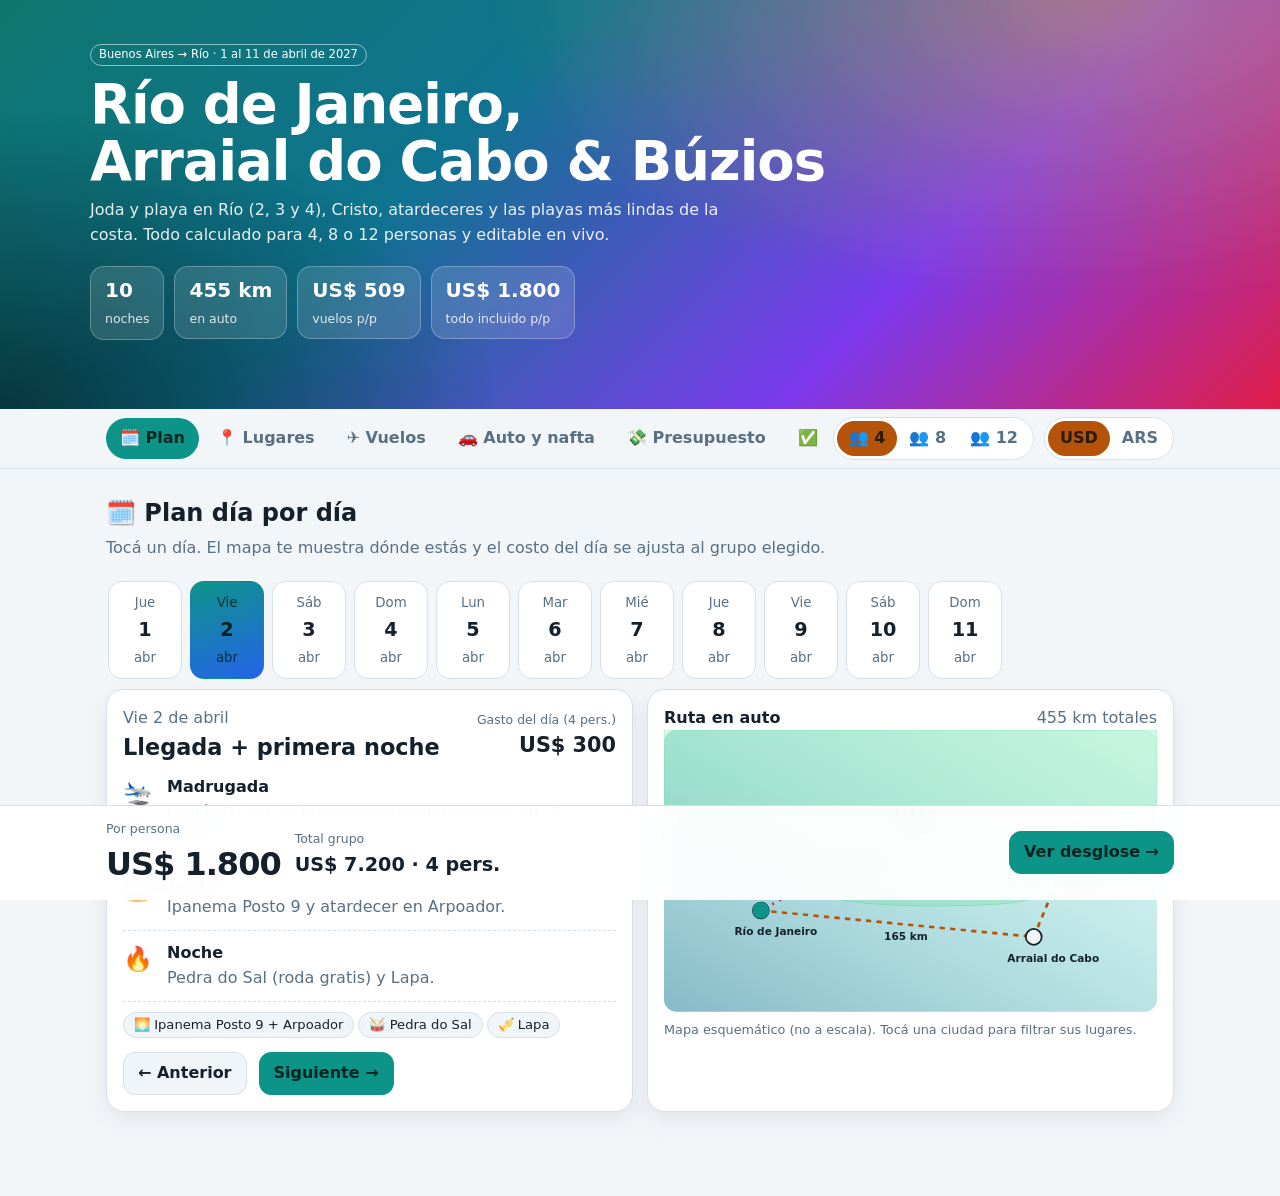
<file: v2/index.html>
<!doctype html>
<html lang="es"><head><meta charset="utf-8"><meta name="viewport" content="width=device-width,initial-scale=1">
<title>Brasil 01/04/2027</title>
<style>
:root{--bg:#0b1118;--bg2:#101a24;--card:#16222f;--card2:#1c2b3b;--fg:#eaf1f7;--mut:#8ea3b6;--bd:#26384b;--a:#2dd4bf;--b:#fbbf24;--c:#fb7185;--d:#60a5fa;--e:#a78bfa;--ok:#4ade80;--sh:0 10px 30px #0006}
@media(prefers-color-scheme:light){:root{--bg:#f3f6f9;--bg2:#e9eff5;--card:#fff;--card2:#f0f5f9;--fg:#14202b;--mut:#587084;--bd:#d5e0e9;--a:#0d9488;--b:#b45309;--c:#e11d48;--d:#2563eb;--e:#7c3aed;--ok:#15803d;--sh:0 8px 24px #0f2a4014}}
*{box-sizing:border-box}html{scroll-behavior:smooth}body{margin:0;background:var(--bg);color:var(--fg);font:16px/1.55 system-ui,"Segoe UI",sans-serif;padding-bottom:84px}
button{font:inherit;color:inherit;cursor:pointer}input,select{font:inherit;color:var(--fg)}
.hero{position:relative;overflow:hidden;padding:44px 16px 70px;background:linear-gradient(135deg,#0f766e 0%,#0e7490 35%,#7c3aed 70%,#e11d48 100%);color:#fff}
.hero:before{content:"";position:absolute;inset:0;background:radial-gradient(600px 300px at 85% 0,#fbbf2466,transparent),radial-gradient(500px 300px at 0 100%,#0008,transparent)}
.hero>div{position:relative;max-width:1100px;margin:auto}.hero h1{font-size:clamp(2rem,6vw,3.4rem);margin:0;line-height:1.05;letter-spacing:-1px}.hero p{margin:8px 0 18px;opacity:.9;max-width:640px}
.stats{display:flex;gap:10px;flex-wrap:wrap}.stat{background:#ffffff22;backdrop-filter:blur(8px);border:1px solid #ffffff44;border-radius:14px;padding:8px 14px}.stat b{display:block;font-size:1.25rem}.stat span{font-size:.78rem;opacity:.85}
.bar{position:sticky;top:0;z-index:20;background:color-mix(in srgb,var(--bg) 88%,transparent);backdrop-filter:blur(12px);border-bottom:1px solid var(--bd)}
.bar>div{max-width:1100px;margin:auto;display:flex;gap:10px;align-items:center;padding:8px 16px;flex-wrap:wrap}
.tabs{display:flex;gap:4px;overflow-x:auto;flex:1;scrollbar-width:none}.tabs::-webkit-scrollbar{display:none}
.tab{border:0;background:none;padding:8px 14px;border-radius:999px;color:var(--mut);white-space:nowrap;font-weight:600}.tab.on{background:var(--a);color:#032421}.tab:hover:not(.on){background:var(--card)}
.seg{display:inline-flex;background:var(--card);border:1px solid var(--bd);border-radius:999px;padding:3px}.seg button{border:0;background:none;padding:5px 12px;border-radius:999px;font-weight:700;color:var(--mut)}.seg button.on{background:var(--b);color:#2a1a00}
main{max-width:1100px;margin:0 auto;padding:0 16px;position:relative}section{display:none;animation:in .35s}section.on{display:block}@keyframes in{from{opacity:0;transform:translateY(8px)}to{opacity:1}}
h2{font-size:1.5rem;margin:26px 0 4px}.sub{color:var(--mut);margin:0 0 14px}
.card{background:var(--card);border:1px solid var(--bd);border-radius:18px;padding:16px;box-shadow:var(--sh)}.grid{display:grid;gap:14px;grid-template-columns:repeat(auto-fit,minmax(250px,1fr))}.g2{grid-template-columns:repeat(auto-fit,minmax(340px,1fr))}
.chip{border:1px solid var(--bd);background:var(--card);padding:6px 13px;border-radius:999px;font-weight:600;font-size:.9rem;transition:.15s}.chip:hover{border-color:var(--a)}.chip.on{background:var(--a);color:#032421;border-color:var(--a)}
.chips{display:flex;gap:8px;flex-wrap:wrap;margin:10px 0}.tag{display:inline-block;font-size:.72rem;padding:1px 8px;border-radius:999px;border:1px solid;margin-left:4px;vertical-align:middle}.tag.real{color:var(--ok)}.tag.est{color:var(--b)}
.mut{color:var(--mut)}.big{font-size:2rem;font-weight:800;letter-spacing:-1px}.row{display:flex;gap:12px;align-items:center;flex-wrap:wrap}.sp{flex:1}
/* days */
.days{display:flex;gap:8px;overflow-x:auto;padding:6px 2px 10px}.day{flex:0 0 auto;min-width:74px;text-align:center;border:1px solid var(--bd);background:var(--card);border-radius:14px;padding:8px 10px}.day b{display:block;font-size:1.2rem}.day small{color:var(--mut)}.day.on{background:linear-gradient(160deg,var(--a),var(--d));color:#04211e;border-color:transparent}.day.on small{color:#04211ecc}
.slot{display:grid;grid-template-columns:34px 1fr;gap:10px;padding:10px 0;border-bottom:1px dashed var(--bd)}.slot:last-child{border:0}.slot i{font-style:normal;font-size:1.5rem}
.pill{display:inline-block;background:var(--card2);border:1px solid var(--bd);border-radius:999px;padding:2px 10px;font-size:.82rem;margin:2px 4px 2px 0;cursor:pointer}.pill:hover{border-color:var(--a)}
svg text{font:600 12px system-ui;fill:var(--fg)}.pulse{animation:pl 1.6s infinite}@keyframes pl{0%{r:8;opacity:.9}100%{r:26;opacity:0}}
/* places */
.pl{cursor:pointer;transition:.2s;position:relative;overflow:hidden}.pl:hover{transform:translateY(-3px);border-color:var(--a)}.pl h3{margin:4px 0}.pl .em{font-size:2rem}.pl .more{display:none;margin-top:8px;border-top:1px dashed var(--bd);padding-top:8px;font-size:.92rem}.pl.open .more{display:block}
.star{position:absolute;right:10px;top:8px;border:0;background:none;font-size:1.3rem;opacity:.5}.star.on{opacity:1}
input[type=search],input[type=number],select{background:var(--card2);border:1px solid var(--bd);border-radius:10px;padding:8px 10px}
input[type=range]{width:100%;accent-color:var(--a)}label{display:block;font-size:.8rem;color:var(--mut)}label b{color:var(--fg);float:right}
/* flights */
.fl{display:grid;grid-template-columns:1fr auto;gap:4px 12px;align-items:center;width:100%;text-align:left;background:var(--card);border:1px solid var(--bd);border-radius:14px;padding:10px 14px;margin-bottom:8px;transition:.15s}.fl:hover{border-color:var(--a)}.fl.on{outline:2px solid var(--a);background:var(--card2)}.fl.no{opacity:.55}
.fl .bb{grid-column:1/-1;height:5px;border-radius:5px;background:var(--bd);overflow:hidden}.fl .bb i{display:block;height:100%;background:linear-gradient(90deg,var(--a),var(--b))}
table{width:100%;border-collapse:collapse;font-size:.93rem}td,th{padding:7px 6px;border-bottom:1px solid var(--bd);text-align:left}td.n,th.n{text-align:right;white-space:nowrap}tr.tot td{font-weight:800;border-top:2px solid var(--a)}
.scroll{overflow-x:auto}.leg{display:grid;grid-template-columns:1fr 80px 80px;gap:8px;align-items:center;padding:6px 0;border-bottom:1px solid var(--bd)}.leg input{width:100%}
.bars div.b{height:26px;border-radius:8px;margin:6px 0;display:flex;align-items:center;padding:0 10px;font-weight:700;color:#04211e;background:linear-gradient(90deg,var(--a),var(--d));transition:width .4s;white-space:nowrap}
.dn{display:flex;gap:18px;align-items:center;flex-wrap:wrap}.lg{flex:1;min-width:200px}.lg div{display:flex;align-items:center;gap:8px;padding:4px 6px;border-radius:8px;cursor:default}.lg div:hover{background:var(--card2)}.lg i{width:12px;height:12px;border-radius:4px;display:inline-block}.lg span{margin-left:auto;font-weight:700}
.ck{display:flex;gap:10px;align-items:flex-start;padding:8px 0;border-bottom:1px solid var(--bd);cursor:pointer}.ck input{margin-top:5px;accent-color:var(--a);width:18px;height:18px}.ck.done span{text-decoration:line-through;color:var(--mut)}
.prog{height:10px;background:var(--bd);border-radius:10px;overflow:hidden}.prog i{display:block;height:100%;background:linear-gradient(90deg,var(--a),var(--ok));transition:width .3s}
.fab{position:fixed;left:0;right:0;bottom:0;z-index:30;background:color-mix(in srgb,var(--card) 94%,transparent);backdrop-filter:blur(14px);border-top:1px solid var(--bd)}.fab>div{max-width:1100px;margin:auto;padding:10px 16px;display:flex;gap:14px;align-items:center;flex-wrap:wrap}
.btn{border:1px solid var(--bd);background:var(--card2);padding:8px 14px;border-radius:12px;font-weight:700}.btn:hover{border-color:var(--a)}.btn.pri{background:var(--a);color:#032421;border-color:var(--a)}
.warn{border-left:4px solid var(--b)}details{margin-top:8px}summary{cursor:pointer;font-weight:700;color:var(--a)}
#toast{position:fixed;left:50%;bottom:96px;transform:translateX(-50%);background:var(--a);color:#032421;padding:8px 16px;border-radius:999px;font-weight:700;opacity:0;pointer-events:none;transition:.3s;z-index:40}#toast.on{opacity:1}
@media print{.bar,.fab,.hero{display:none}section{display:block!important;break-inside:avoid}}
@media(max-width:560px){.hero{padding-top:28px}.g2{grid-template-columns:1fr}}
</style></head><body>

<div class="hero"><div>
  <div class="tag" style="border-color:#fff8;color:#fff;margin:0 0 10px">Buenos Aires → Río · 1 al 11 de abril de 2027</div>
  <h1>Río de Janeiro,<br>Arraial do Cabo &amp; Búzios</h1>
  <p>Joda y playa en Río (2, 3 y 4), Cristo, atardeceres y las playas más lindas de la costa. Todo calculado para 4, 8 o 12 personas y editable en vivo.</p>
  <div class="stats" id="heroStats"></div>
</div></div>

<div class="bar"><div>
  <div class="tabs" id="tabs"></div>
  <div class="seg" id="gSeg" title="Tamaño del grupo"></div>
  <div class="seg" id="cSeg"><button data-c="usd" class="on">USD</button><button data-c="ars">ARS</button></div>
</div></div>

<main>
<!-- PLAN -->
<section id="plan"><h2>🗓️ Plan día por día</h2><p class="sub">Tocá un día. El mapa te muestra dónde estás y el costo del día se ajusta al grupo elegido.</p>
  <div class="days" id="days"></div>
  <div class="grid g2"><div class="card" id="dayCard"></div><div class="card"><div class="row"><b>Ruta en auto</b><span class="sp"></span><span class="mut" id="routeKm"></span></div><svg id="map" viewBox="0 0 560 320" width="100%"></svg><div class="mut" style="font-size:.8rem">Mapa esquemático (no a escala). Tocá una ciudad para filtrar sus lugares.</div></div></div>
</section>

<!-- LUGARES -->
<section id="lugares"><h2>📍 Lugares para indagar</h2><p class="sub">Filtrá, buscá, abrí cada tarjeta para ver tips y marcá ⭐ tus favoritos (se guardan).</p>
  <div class="row"><input type="search" id="q" placeholder="Buscar: samba, snorkel, atardecer…" style="flex:1;min-width:200px"><button class="btn" id="favOnly">⭐ Solo favoritos <b id="favN">0</b></button></div>
  <div class="chips" id="catChips"></div><div class="chips" id="zoneChips"></div>
  <div class="grid" id="places"></div>
</section>

<!-- VUELOS -->
<section id="vuelos"><h2>✈️ Vuelos <span class="tag real">REAL · Google Flights 26/10/2026</span></h2><p class="sub">Elegí ida y vuelta: el presupuesto se actualiza solo. Precios por persona, solo ida.</p>
  <div class="row"><button class="chip on" id="onlyOk">Solo los que cumplen mi pedido (ida &gt; 20 h)</button></div>
  <div class="grid g2" style="margin-top:12px"><div><h3>Jueves 1/4 · Buenos Aires → Río</h3><div id="outL"></div></div><div><h3>Domingo 11/4 · Río → Buenos Aires</h3><div id="retL"></div></div></div>
  <div class="card warn" id="flSum" style="margin-top:12px"></div>
</section>

<!-- AUTO -->
<section id="auto"><h2>🚗 Auto, km y nafta</h2><p class="sub">Retiro 5/4 en Río, devolución 9/4. Editá km, peajes, rendimiento y precio de la nafta.</p>
  <div class="grid g2"><div class="card"><div class="seg" id="vanSeg" style="margin-bottom:10px"><button data-v="0" class="on">1 auto cada 4</button><button data-v="1">Minivan 7 plazas</button></div>
    <div id="legs"></div>
    <label style="margin-top:10px">Rinde (km/l) <b id="vKml"></b><input type="range" id="kml" min="7" max="16" step=".5"></label>
    <label>Nafta R$/litro <b id="vFuel"></b><input type="range" id="fuel" min="5" max="9" step=".05"></label>
    <label>Alquiler USD/día por auto <b id="vCar"></b><input type="range" id="carDay" min="20" max="120" step="1"></label>
    <label>Días de auto <b id="vCd"></b><input type="range" id="carDays" min="3" max="7" step="1"></label>
    <div class="mut" style="font-size:.8rem;margin-top:8px">Gasolina en Río: R$ 6,13 (ANP feb/2026) · nacional R$ 6,62 (may/2026) <span class="tag real">REAL</span>. Peaje Arraial R$ 13,65 <span class="tag real">REAL</span>; puente y resto <span class="tag est">EST</span>.</div></div>
    <div class="card"><b>Costo del auto por grupo</b><div class="bars" id="carBars"></div><div class="scroll"><table id="carTb"></table></div></div></div>
</section>

<!-- PRESUPUESTO -->
<section id="presu"><h2>💸 Presupuesto</h2><p class="sub">Probá escenarios y mirá cómo se reparte la plata. Todo incluido salvo gastos personales.</p>
  <div class="chips" id="presets"></div>
  <div class="grid g2"><div class="card"><div class="dn"><svg id="donut" viewBox="0 0 120 120" width="190" height="190"></svg><div class="lg" id="legend"></div></div></div>
    <div class="card"><div id="kpis" class="grid" style="grid-template-columns:repeat(3,1fr);gap:8px"></div><div class="bars" id="cmpBars" style="margin-top:10px"></div></div></div>
  <div class="grid g2" style="margin-top:14px"><div class="card" id="sliders"></div><div class="card scroll"><table id="tb"></table><div class="row" style="margin-top:10px"><button class="btn pri" id="copy">📋 Copiar resumen</button><button class="btn" onclick="print()">🖨️ Imprimir / PDF</button></div></div></div>
</section>

<!-- CHECKLIST -->
<section id="check"><h2>✅ Checklist de reservas</h2><p class="sub">En orden de prioridad. Se guarda en tu navegador.</p>
  <div class="card"><div class="row"><b id="ckT"></b><span class="sp"></span></div><div class="prog" style="margin:8px 0 12px"><i id="ckP"></i></div><div id="ckL"></div></div>
  <div class="card warn" style="margin-top:14px"><b>Límites honestos</b><br>No pude leer TikTok/Instagram/X (requieren login), así que los lugares salen de guías 2026, Tripadvisor y rutas de operadores, no de un conteo de virales. Lo marcado <span class="tag est">EST</span> es estimación mía. No verifiqué la tarifa del Pão de Açúcar ni los peajes de la Ponte Rio-Niterói y Búzios→Río. Los vuelos son de hoy a 5 meses de la fecha.</div>
  <details class="card" style="margin-top:14px"><summary>Fuentes y cambio usado</summary><div class="mut">1 USD = R$ 4,995 (open.er-api 26/10/2026) · dólar blue ARS 1.575 (dolarapi). Datos crudos en <code>scraping/</code>.<ul>
  <li><a href="https://www.google.com/travel/flights?q=Flights%20from%20AEP%20to%20GIG%20on%202027-04-01%20through%202027-04-11&curr=USD&hl=es-419&gl=AR">Google Flights AEP–GIG</a></li>
  <li><a href="https://promociones-aereas.com.ar/2026/10/arranca-el-verano-en-brasil-vuelos-directos-a-rio-de-janeiro-desde-buenos-aires-gol-jetsmart-rt-p.html">Promociones Aéreas</a></li>
  <li><a href="https://valorfinal.com.br/tempo-de-viagem/rio-de-janeiro-para-arraial-do-cabo">Río–Arraial 165 km</a> · <a href="https://www.viajenaviagem.com/destino/rio-de-janeiro/cristo-redentor">Cristo Redentor entradas</a></li>
  <li><a href="https://planrio.com/nightlife">Nightlife Río</a> · <a href="https://www.riotimesonline.com/rio-de-janeiro-nightlife-guide-2026/">Rio Times</a> · <a href="https://www.em.com.br/emfoco/2026/01/22/arraial-do-cabo-ou-ilha-grande-qual-o-melhor-destino-para-suas-ferias-no-verao-2026/">Arraial vs Ilha Grande</a></li>
  <li><a href="https://www.gov.br/anp/pt-br/assuntos/precos-e-defesa-da-concorrencia/precos/arq-sintese-semanal/2026/sintese-precos-22.pdf">ANP precios</a> · <a href="https://www.es.kayak.com/Rio-de-Janeiro-Brasil-Coches-de-alquiler.78.crr.html">Kayak autos</a> · Airbnb (scrape propio, 11–20 anuncios por zona)</li></ul></div></details>
</section>
</main>

<div class="fab"><div><div><span class="mut" style="font-size:.78rem">Por persona</span><div class="big" id="fabPP"></div></div><div><span class="mut" style="font-size:.78rem">Total grupo</span><div style="font-weight:800;font-size:1.2rem" id="fabT"></div></div><span class="sp"></span><button class="btn pri" onclick="go('presu')">Ver desglose →</button></div></div>
<div id="toast"></div>

<script>
/* ============ DATOS ============ */
const D={fx:{brl:4.995,ars:1575},groups:[4,8,12],
 out:[{id:"gol2300",t:"Gol 23:00",d:"AEP→GIG · llega 01:50 del 2/4",usd:338,ok:1},{id:"jet1555",t:"JetSMART 15:55",d:"AEP→GIG · llega 18:50",usd:236,ok:0},{id:"lat1455",t:"LATAM 14:55",d:"AEP→GIG · llega 17:50",usd:306,ok:0},{id:"aer1730",t:"Aerolíneas 17:30",d:"AEP→GIG · llega 20:25",usd:421,ok:0}],
 ret:[{id:"jet2005",t:"JetSMART 20:05",d:"GIG→AEP · llega 23:33",usd:171,ok:1},{id:"gol1735",t:"Gol 17:35",d:"GIG→AEP · llega 21:00",usd:181,ok:1},{id:"jet1600",t:"JetSMART 16:00",d:"GIG→AEP · llega 19:20",usd:171,ok:1},{id:"aer2115",t:"Aerolíneas/Gol 21:15",d:"GIG→AEP · llega 00:40 del 12/4",usd:181,ok:1},{id:"aer1555",t:"Aerolíneas 15:55",d:"GIG→AEP · llega 19:20",usd:197,ok:1}],
 lodging:{rio:{4:{econ:82,med:102},8:{econ:211,med:230},12:{econ:428,med:519}},arraial:{4:{econ:91,med:132},8:{econ:112,med:130},12:{econ:186,med:286}},buzios:{4:{econ:68,med:102},8:{econ:148,med:192},12:{econ:275,med:326}}},
 nights:{rio:6,arraial:2,buzios:2},
 legs:[{n:"Río → Arraial do Cabo",km:165,toll:21},{n:"Arraial local (Pontal, Forno, Prainhas)",km:25,toll:0},{n:"Arraial → Búzios",km:55,toll:0},{n:"Búzios local (Geribá, João Fernandes…)",km:40,toll:0},{n:"Búzios → Río",km:170,toll:30}],
 acts:[{id:"cristo",l:"Cristo Redentor",brl:87,day:3},{id:"pao",l:"Pão de Açúcar",brl:190,day:4},{id:"arr",l:"Barco Arraial",brl:150,day:6},{id:"buz",l:"Goleta Búzios",brl:120,day:8},{id:"dos",l:"Dois Irmãos / Parque Lage / Botânico",brl:40,day:10}],
 food:{econ:25,med:40,alto:60}};
const CATS={joda:["🔥 Joda","var(--c)"],playa:["🏖️ Playa","var(--a)"],postal:["📸 Postal","var(--b)"],natu:["🌿 Naturaleza","var(--ok)"]};
const PLACES=[
["lapa","Lapa","rio","joda","🎺","Epicentro del samba. Rio Scenarium y Carioca da Gema con samba en vivo casi todas las noches.","Bares desde las 21 h, clubes pican de 1 a 3 am. Uber siempre y esperá el auto adentro del local.","R$ 50–150 de entrada/consumo"],
["pedra","Pedra do Sal","rio","joda","🥁","Roda de samba al aire libre, gratis lunes y viernes.","Te cae el viernes 2/4. Llegá temprano para ubicarte; cerveza de la calle.","Gratis"],
["ipaleb","Ipanema y Leblon de noche","rio","joda","🍹","Bares prolijos y tragos con vista. Canastra Bar es el clásico de los martes en Ipanema.","Nunca pises la arena de noche (consejo repetido en las guías de seguridad).","R$ 60–120 p/p"],
["urca","Mureta da Urca","rio","joda","🍺","Cerveza sentado en el murito frente a la bahía al atardecer. Plan barato y lindo.","Combinalo con el Pão de Açúcar el domingo.","R$ 30–60 p/p"],
["botafogo","Botafogo botecos","rio","joda","🍻","Botecos relajados para arrancar la noche antes de Lapa.","Ideal para grupos grandes: mesas largas.","R$ 40–80 p/p"],
["ipa","Ipanema Posto 9 + Arpoador","rio","playa","🌅","Playa icónica y el atardecer con aplauso en Arpoador.","Posto 9 es el más joven. Llevá protector: en abril el sol sigue fuerte.","Gratis"],
["prainha","Prainha","rio","playa","🏄","Una de las más lindas de la ciudad, rodeada de selva. Mar de surf.","No es para nadar tranquilo. Uber ~40 min desde Zona Sul.","Uber compartido"],
["grumari","Grumari","rio","playa","🌴","Casi virgen, naturaleza pura, sector nudista y olas fuertes en partes.","Cerca de Prainha: hacé las dos el domingo 4/4.","Kioscos de playa"],
["copa","Copacabana","rio","playa","🏖️","El día de resaca: caipirinha, vendedores y paseo por la orla.","Cuidá el celular y las cadenas.","Gratis"],
["cristo","Cristo Redentor","rio","postal","⛪","Entrada incluye el transporte (tren o van). Van desde Paineiras R$ 87; tren R$ 134.","Reservá el turno de la mañana para mejor visibilidad. Comprá online.","R$ 87–134"],
["pao","Pão de Açúcar","rio","postal","🚠","Bondinho con vista de toda la bahía, ideal al atardecer.","Tarifa sin verificar (estimé R$ 190). Comprá online.","~R$ 190"],
["selaron","Escadaria Selarón + Santa Teresa","rio","postal","🎨","Escalera de azulejos y barrio bohemio de calles empedradas.","Combinalo con Lapa de día; está cerca.","Gratis"],
["dois","Dois Irmãos / Vidigal","rio","natu","🥾","Caminata corta con vista de Ipanema y Leblon, mejor al amanecer.","Hacerlo con guía local o tour, no solos.","R$ 40 (est.)"],
["lage","Parque Lage + Jardim Botânico","rio","natu","🌳","Selva dentro de la ciudad con vista al Cristo.","Día tranquilo para el 10/4.","R$ 20–40"],
["forno","Praia do Forno","arraial","playa","🤿","Caminata corta, agua cristalina, perfecta para snorkel y chica: ir temprano.","También se llega en barco.","Incluido en tour"],
["pontal","Pontal do Atalaia + Prainhas","arraial","playa","💎","Agua turquesa brillante, escalera de madera y calas.","Atardecer ideal el 5/4 a la llegada.","Gratis"],
["farol","Praia do Farol + Gruta Azul","arraial","natu","🛥️","Solo en barco. La Gruta Azul y la Fenda de Nossa Senhora son paradas del tour.","El tour típico cubre Forno + Pontal + Farol + Gruta Azul.","R$ 120–200"],
["joao","João Fernandes y Azeda","buzios","playa","🏝️","Las clásicas de Búzios: aguas calmas, restaurantes de pie en la arena.","Geribá es más de olas; Ferradura, calmísima.","Gratis"],
["gole","Goleta por las islas","buzios","natu","⛵","Paseo en goleta con paradas para nadar.","Hacelo el jueves 8/4 por la mañana.","R$ 100–150"],
["rua","Rua das Pedras + Orla Bardot","buzios","joda","🥂","Calle peatonal de bares y boliches, y el atardecer en la orla.","Arrancá con el atardecer y seguí de noche.","R$ 60–150 p/p"]
].map(a=>({id:a[0],n:a[1],z:a[2],c:a[3],e:a[4],d:a[5],tip:a[6],cost:a[7]}));
const DAYS=[
{d:"Jue",n:1,loc:"rio",t:"Salida nocturna",s:[["✈️","Salida 23:00 Gol AEP→GIG","Check-in online y equipaje listo. Cenar antes en Aeroparque."]],p:[],night:0},
{d:"Vie",n:2,loc:"rio",t:"Llegada + primera noche",s:[["🛬","Madrugada","Llegás 01:50 → Uber a Ipanema (self check-in). A dormir."],["🏖️","Tarde","Ipanema Posto 9 y atardecer en Arpoador."],["🔥","Noche","Pedra do Sal (roda gratis) y Lapa."]],p:["ipa","pedra","lapa"],night:1},
{d:"Sáb",n:3,loc:"rio",t:"Cristo + noche grande",s:[["⛪","Mañana","Cristo Redentor, turno temprano."],["🎨","Tarde","Escadaria Selarón + Santa Teresa, playa."],["🔥","Noche","Ipanema/Leblon o club en Lapa (pica 1–3 am)."]],p:["cristo","selaron","ipaleb","lapa"],night:1},
{d:"Dom",n:4,loc:"rio",t:"Prainha + Grumari",s:[["🌴","Mañana","Uber a Prainha y Grumari. Almuerzo en kiosco de playa."],["🚠","Tarde","Pão de Açúcar al atardecer."],["🍺","Noche","Mureta da Urca. Noche tranquila: mañana se maneja."]],p:["prainha","grumari","pao","urca"],night:1},
{d:"Lun",n:5,loc:"arraial",t:"Río → Arraial",s:[["🚗","9 h","Retirar autos en Zona Sul. 165 km (~2h30) por la Ponte Rio-Niterói."],["💎","Tarde","Pontal do Atalaia + Prainhas."],["🍤","Noche","Cena de pescado."]],p:["pontal"],night:0},
{d:"Mar",n:6,loc:"arraial",t:"Barco por el Caribe brasileño",s:[["🛥️","Día completo","Forno, Farol, Gruta Azul y snorkel."],["🌙","Noche","Corta: es un pueblo tranquilo."]],p:["forno","farol"],night:0},
{d:"Mié",n:7,loc:"buzios",t:"Arraial → Búzios",s:[["🤿","Mañana","Última nadada en Praia do Forno/Anjos."],["🚗","Mediodía","55 km a Búzios."],["🏝️","Tarde","João Fernandes + Azeda, atardecer Orla Bardot."],["🥂","Noche","Rua das Pedras."]],p:["forno","joao","rua"],night:0},
{d:"Jue",n:8,loc:"buzios",t:"Goleta + noche en Búzios",s:[["⛵","Mañana","Goleta por las islas."],["🏝️","Tarde","Geribá / Ferradura."],["🥂","Noche","Joda en Rua das Pedras o beach club."]],p:["gole","joao","rua"],night:1},
{d:"Vie",n:9,loc:"rio",t:"Vuelta a Río",s:[["🚗","9 h","Búzios → Río, 170 km (~3 h). Devolver autos."],["🏨","Tarde","Check-in Zona Sul, playa."],["🎺","Noche","Lapa / Botafogo para cerrar."]],p:["lapa","botafogo"],night:0},
{d:"Sáb",n:10,loc:"rio",t:"Último día completo",s:[["🥾","Mañana","Dois Irmãos al amanecer o Parque Lage + Botânico."],["🏖️","Tarde","Leblon y atardecer en Arpoador."],["🍽️","Noche","Comida de despedida."]],p:["dois","lage","ipa"],night:0},
{d:"Dom",n:11,loc:"rio",t:"Vuelta",s:[["🧳","Mañana","Check-out, guardar equipaje, Aterro do Flamengo o Copacabana."],["🚕","17 h","Uber a GIG."],["✈️","20:05","JetSMART GIG→AEP, llega 23:33."]],p:[],night:0}];
const CHECK=["Comprar vuelo Gol 23:00 (en tandas de 4 si son 12)","Comprar vuelta del 11/4 (JetSMART 20:05)","Reservar Airbnb Río desde la noche del 1/4 (cancelación gratis)","Reservar Arraial do Cabo (5–7/4) y Búzios (7–9/4): hay poca oferta para 8–12","Alquilar autos: retiro 5/4 Zona Sul, devolución 9/4","Entradas Cristo y Pão de Açúcar con turno (1–2 semanas antes)","Tour en barco Arraial y goleta Búzios","DNI/pasaporte vigente (argentinos no necesitan visa)","Asistencia médica y eSIM","Descargar Uber, 99 y Google Maps offline","Llevar reales/tarjeta y protector solar + poncho liviano","Revisar el precio de los vuelos 2 meses antes (promos)"];

/* ============ CALC ============ */
const DEF={outId:"gol2300",retId:"jet2005",bag:70,lodg:"med",lm:1,food:"med",night:35,carDay:45,carDays:4,van:0,kml:11,fuel:6.4,ub:18,seg:45,sim:12,cont:10,acts:Object.fromEntries(D.acts.map(a=>[a.id,1])),legs:D.legs.map(l=>[l.km,l.toll])};
function calc(n,p){const f=D.fx,L=[],add=(c,l,u)=>L.push({c,l,u});const o=D.out.find(x=>x.id==p.outId),r=D.ret.find(x=>x.id==p.retId);
 const cars=Math.ceil(n/(p.van?7:4)),cd=p.carDay*(p.van?1.6:1),kml=p.kml*(p.van?.8:1);
 add("Vuelos",o.t,o.usd*n);add("Vuelos",r.t,r.usd*n);if(p.bag)add("Vuelos","Equipaje",p.bag*n);
 for(const k in D.nights)add("Alojamiento",k,D.lodging[k][n][p.lodg]*p.lm*D.nights[k]);
 add("Comida","10 días",D.food[p.food]*10*n);add("Joda","3 noches",p.night*3*n);
 const km=p.legs.reduce((s,l)=>s+l[0],0),toll=p.legs.reduce((s,l)=>s+l[1],0);
 add("Auto","alquiler",cars*p.carDays*cd);add("Nafta","combustible",cars*km/kml*p.fuel/f.brl);add("Peajes","peajes",cars*toll/f.brl);
 add("Uber Río","6 días + aeropuerto",Math.ceil(n/4)*(6*p.ub+80));
 add("Actividades","tours",D.acts.filter(a=>p.acts[a.id]).reduce((s,a)=>s+a.brl,0)/f.brl*n);
 if(p.seg)add("Extras","asistencia",p.seg*n);add("Extras","eSIM",p.sim*n);
 const sub=L.reduce((s,x)=>s+x.u,0);add("Imprevistos",p.cont+"%",sub*p.cont/100);
 const by={};L.forEach(x=>by[x.c]=(by[x.c]||0)+x.u);return{L,by,km,toll,cars,total:sub*(1+p.cont/100)}}
if(typeof process!=="undefined"){const t=D.groups.map(n=>calc(n,DEF).total);console.assert(t[0]<t[1]&&t[1]<t[2]);console.log(t.map(Math.round))}
</script>
<script>
/* ============ ESTADO ============ */
const $=id=>document.getElementById(id),S={n:4,cur:"usd",tab:"plan",day:2,cat:"all",zone:"all",q:"",favOnly:0,okOnly:1,fav:{},ck:{},P:structuredClone(DEF)},P=S.P;
try{const s=JSON.parse(localStorage.getItem("br2027")||"{}");Object.assign(S,{fav:s.fav||{},ck:s.ck||{}})}catch(e){}
const save=()=>{try{localStorage.setItem("br2027",JSON.stringify({fav:S.fav,ck:S.ck}))}catch(e){}};
const money=u=>S.cur=="usd"?"US$ "+Math.round(u).toLocaleString("es-AR"):"$ "+Math.round(u*D.fx.ars).toLocaleString("es-AR");
const toast=m=>{const t=$("toast");t.textContent=m;t.classList.add("on");setTimeout(()=>t.classList.remove("on"),1600)};
const TABS=[["plan","🗓️ Plan"],["lugares","📍 Lugares"],["vuelos","✈️ Vuelos"],["auto","🚗 Auto y nafta"],["presu","💸 Presupuesto"],["check","✅ Checklist"]];
const COL=["#2dd4bf","#fbbf24","#fb7185","#60a5fa","#a78bfa","#4ade80","#f97316","#22d3ee","#e879f9","#facc15","#94a3b8"];
function go(t){S.tab=t;document.querySelectorAll("section").forEach(s=>s.classList.toggle("on",s.id==t));document.querySelectorAll(".tab").forEach(b=>b.classList.toggle("on",b.dataset.t==t));history.replaceState(null,"","#"+t);scrollTo({top:0,behavior:"smooth"})}

/* ============ BARRA ============ */
$("tabs").innerHTML=TABS.map(t=>`<button class="tab" data-t="${t[0]}" onclick="go('${t[0]}')">${t[1]}</button>`).join("");
$("gSeg").innerHTML=D.groups.map(n=>`<button data-n="${n}">👥 ${n}</button>`).join("");
$("gSeg").onclick=e=>{const n=e.target.dataset.n;if(n){S.n=+n;upd()}};
$("cSeg").onclick=e=>{const c=e.target.dataset.c;if(c){S.cur=c;upd()}};

/* ============ PLAN ============ */
const LOC={rio:[110,205],arraial:[420,235],buzios:[470,115]};
function renderDays(){$("days").innerHTML=DAYS.map(d=>`<button class="day ${S.day==d.n?"on":""}" onclick="S.day=${d.n};renderDays()"><small>${d.d}</small><b>${d.n}</b><small>abr</small></button>`).join("");renderDay()}
function dayCost(d){const n=S.n,a=D.acts.filter(x=>x.day==d.n&&P.acts[x.id]).reduce((s,x)=>s+x.brl/D.fx.brl*n,0);return d.n==1?0:D.food[P.food]*n+(d.night?P.night*n:0)+a}
function renderDay(){const d=DAYS[S.day-1];$("dayCard").innerHTML=`<div class="row"><div><div class="mut">${d.d} ${d.n} de abril</div><h3 style="margin:0;font-size:1.4rem">${d.t}</h3></div><span class="sp"></span><div style="text-align:right"><div class="mut" style="font-size:.78rem">Gasto del día (${S.n} pers.)</div><b style="font-size:1.3rem">${money(dayCost(d))}</b></div></div>`
 +d.s.map(s=>`<div class="slot"><i>${s[0]}</i><div><b>${s[1]}</b><div class="mut">${s[2]}</div></div></div>`).join("")
 +(d.p.length?`<div style="margin-top:8px">${d.p.map(id=>{const p=PLACES.find(x=>x.id==id);return`<span class="pill" onclick="openPlace('${id}')">${p.e} ${p.n}</span>`}).join("")}</div>`:"")
 +`<div class="row" style="margin-top:12px"><button class="btn" onclick="S.day=Math.max(1,S.day-1);renderDays()">← Anterior</button><button class="btn pri" onclick="S.day=Math.min(11,S.day+1);renderDays()">Siguiente →</button></div>`;drawMap()}
function drawMap(){const cur=DAYS[S.day-1].loc,pt=(k)=>LOC[k],R=pt("rio"),A=pt("arraial"),B=pt("buzios");
 $("routeKm").textContent=P.legs.reduce((s,l)=>s+l[0],0)+" km totales";
 $("map").innerHTML=`<defs><linearGradient id="sea" x1="0" y1="1" x2="1" y2="0"><stop offset="0" stop-color="#0e7490" stop-opacity=".5"/><stop offset="1" stop-color="#2dd4bf" stop-opacity=".12"/></linearGradient></defs>
 <rect width="560" height="320" rx="14" fill="url(#sea)"/><path d="M0 120 Q90 150 140 175 T300 200 T420 190 T520 150 L560 140 L560 0 L0 0Z" fill="#4ade8033" stroke="#4ade8066"/>
 <path d="M${R[0]} ${R[1]} L${A[0]} ${A[1]}" stroke="var(--b)" stroke-width="3" stroke-dasharray="6 6" fill="none"/><path d="M${A[0]} ${A[1]} L${B[0]} ${B[1]}" stroke="var(--b)" stroke-width="3" stroke-dasharray="6 6" fill="none"/><path d="M${B[0]} ${B[1]} Q300 100 ${R[0]} ${R[1]}" stroke="var(--c)" stroke-width="3" stroke-dasharray="2 7" fill="none"/>
 <text x="250" y="238" fill="var(--b)">${P.legs[0][0]} km</text><text x="460" y="180">${P.legs[2][0]} km</text><text x="260" y="98" fill="var(--c)">${P.legs[4][0]} km</text>
 ${[["rio","Río de Janeiro",R],["arraial","Arraial do Cabo",A],["buzios","Búzios",B]].map(([k,n,p])=>`<g style="cursor:pointer" onclick="filterZone('${k}')"><circle cx="${p[0]}" cy="${p[1]}" r="9" fill="${cur==k?"var(--a)":"var(--card2)"}" stroke="var(--fg)" stroke-width="2"/>${cur==k?`<circle class="pulse" cx="${p[0]}" cy="${p[1]}" r="8" fill="none" stroke="var(--a)" stroke-width="3"/>`:""}<text x="${p[0]-30}" y="${p[1]+28}">${n}</text></g>`).join("")}`}
function filterZone(z){S.zone=z;go("lugares");renderPlaces()}
function openPlace(id){S.cat="all";S.zone="all";S.q="";$("q").value="";go("lugares");renderPlaces();setTimeout(()=>{const e=$("pl_"+id);e?.classList.add("open");e?.scrollIntoView({block:"center",behavior:"smooth"})},60)}

/* ============ LUGARES ============ */
function renderPlaces(){$("catChips").innerHTML=[["all","Todo"],...Object.entries(CATS).map(([k,v])=>[k,v[0]])].map(([k,t])=>`<button class="chip ${S.cat==k?"on":""}" onclick="S.cat='${k}';renderPlaces()">${t}</button>`).join("");
 $("zoneChips").innerHTML=[["all","Todas las zonas"],["rio","Río"],["arraial","Arraial do Cabo"],["buzios","Búzios"]].map(([k,t])=>`<button class="chip ${S.zone==k?"on":""}" onclick="S.zone='${k}';renderPlaces()">${t}</button>`).join("");
 const q=S.q.toLowerCase(),l=PLACES.filter(p=>(S.cat=="all"||p.c==S.cat)&&(S.zone=="all"||p.z==S.zone)&&(!S.favOnly||S.fav[p.id])&&(!q||(p.n+p.d+p.tip).toLowerCase().includes(q)));
 $("favN").textContent=Object.values(S.fav).filter(Boolean).length;$("favOnly").classList.toggle("pri",!!S.favOnly);
 $("places").innerHTML=l.map(p=>`<div class="card pl" id="pl_${p.id}" onclick="this.classList.toggle('open')"><button class="star ${S.fav[p.id]?"on":""}" onclick="event.stopPropagation();S.fav['${p.id}']=!S.fav['${p.id}'];save();renderPlaces()">${S.fav[p.id]?"⭐":"☆"}</button><div class="em">${p.e}</div><span class="tag" style="color:${CATS[p.c][1]};margin:0">${CATS[p.c][0]}</span><h3>${p.n}</h3><div class="mut">${p.d}</div><div class="more"><b>Tip:</b> ${p.tip}<br><b>Costo:</b> ${p.cost}</div></div>`).join("")||`<div class="card">Nada con ese filtro 🤷</div>`}
$("q").oninput=e=>{S.q=e.target.value;renderPlaces()};$("favOnly").onclick=()=>{S.favOnly=!S.favOnly;renderPlaces()};

/* ============ VUELOS ============ */
function renderFlights(){const row=(k,list)=>{const mx=Math.max(...list.map(x=>x.usd));return list.filter(o=>!S.okOnly||o.ok).map(o=>`<button class="fl ${P[k]==o.id?"on":""} ${o.ok?"":"no"}" onclick="P.${k}='${o.id}';upd()"><div><b>${o.t}</b> ${o.ok?"":'<span class="tag est">no cumple</span>'}<div class="mut" style="font-size:.85rem">${o.d}</div></div><b>US$ ${o.usd}</b><div class="bb"><i style="width:${o.usd/mx*100}%"></i></div></button>`).join("")};
 $("outL").innerHTML=row("outId",D.out);$("retL").innerHTML=row("retId",D.ret);
 const o=D.out.find(x=>x.id==P.outId),r=D.ret.find(x=>x.id==P.retId),n=S.n,sv=(o.usd-236)*n;
 $("flSum").innerHTML=`<div class="row"><div><div class="mut">Tu combo</div><div class="big">US$ ${o.usd+r.usd} <span class="mut" style="font-size:1rem">p/p</span></div></div><div><div class="mut">Para ${n} personas</div><b style="font-size:1.4rem">${money((o.usd+r.usd)*n)}</b></div><div class="sp"></div><div style="max-width:420px" class="mut">${o.usd>236?`Con la ida JetSMART 15:55 (US$ 236) ahorrarías <b style="color:var(--ok)">${money(sv)}</b> y ganarías la noche del 1/4 en Río, pero no sale después de las 20 h.`:"Esta ida es la más barata, pero no cumple tu pedido de salir pasadas las 20 h."} Para 12 personas, comprá en tandas de 4.</div></div>`}
$("onlyOk").onclick=()=>{S.okOnly=!S.okOnly;$("onlyOk").classList.toggle("on",S.okOnly);renderFlights()};

/* ============ AUTO ============ */
function buildAuto(){$("legs").innerHTML=`<div class="leg mut"><span>Tramo</span><span>km</span><span>Peaje R$</span></div>`+D.legs.map((l,i)=>`<div class="leg"><span>${l.n}</span><input type="number" data-i="${i}" data-j="0"><input type="number" data-i="${i}" data-j="1"></div>`).join("");
 $("legs").oninput=e=>{const t=e.target;if(t.dataset.i){P.legs[t.dataset.i][t.dataset.j]=+t.value;upd()}};
 $("vanSeg").onclick=e=>{const v=e.target.dataset.v;if(v!=null){P.van=+v;upd()}};
 [["kml","vKml",v=>v],["fuel","vFuel",v=>"R$ "+(+v).toFixed(2)],["carDay","vCar",v=>"US$ "+v],["carDays","vCd",v=>v]].forEach(([k,o,f])=>{const el=$(k);el.value=P[k];el.oninput=()=>{P[k]=+el.value;upd()}})}
function renderAuto(){document.querySelectorAll("#legs input").forEach(e=>e.value=P.legs[e.dataset.i][e.dataset.j]);
 document.querySelectorAll("#vanSeg button").forEach(b=>b.classList.toggle("on",+b.dataset.v==P.van));
 $("vKml").textContent=P.kml;$("vFuel").textContent="R$ "+P.fuel.toFixed(2);$("vCar").textContent="US$ "+P.carDay;$("vCd").textContent=P.carDays;
 const R=D.groups.map(n=>calc(n,P)),g=(r,c)=>r.by[c],tot=r=>g(r,"Auto")+g(r,"Nafta")+g(r,"Peajes"),mx=Math.max(...R.map(tot));
 $("carBars").innerHTML=R.map((r,i)=>`<div class="b" style="width:${Math.max(25,tot(r)/mx*100)}%">${D.groups[i]} pers · ${money(tot(r))}</div>`).join("");
 $("carTb").innerHTML=`<tr><th></th>${D.groups.map(n=>`<th class="n">${n}</th>`).join("")}</tr>`+[["Autos",r=>r.cars],["Km c/u",r=>r.km],["Litros",r=>Math.round(r.km/(P.kml*(P.van?.8:1))*r.cars)],["Alquiler",r=>money(g(r,"Auto"))],["Nafta",r=>money(g(r,"Nafta"))],["Peajes",r=>money(g(r,"Peajes"))],["Por persona",(r,i)=>money(tot(r)/D.groups[i])]].map(([l,f])=>`<tr><td>${l}</td>${R.map((r,i)=>`<td class="n">${f(r,i)}</td>`).join("")}</tr>`).join("")}

/* ============ PRESUPUESTO ============ */
const PRESETS={"🎒 Ahorro":{lodg:"econ",lm:1,food:"econ",night:20,carDay:35,acts:{cristo:1,pao:0,arr:1,buz:0,dos:1}},"⚖️ Equilibrado":{lodg:"med",lm:1,food:"med",night:35,carDay:45,acts:{cristo:1,pao:1,arr:1,buz:1,dos:1}},"💎 Premium":{lodg:"med",lm:1.5,food:"alto",night:70,carDay:70,acts:{cristo:1,pao:1,arr:1,buz:1,dos:1}}};
const SL=[["night","Joda p/p/noche (US$)",0,120,1],["bag","Equipaje p/p (US$)",0,150,5],["ub","Uber Río US$/día/auto",5,40,1],["lm","Multiplicador alojamiento",.7,2,.05],["cont","Imprevistos %",0,25,1],["seg","Asistencia médica p/p (US$)",0,120,5]];
function buildPresu(){$("presets").innerHTML=Object.keys(PRESETS).map(k=>`<button class="chip" onclick="Object.assign(P,structuredClone(PRESETS['${k}']));syncSl();upd();toast('${k}')">${k}</button>`).join("")
 +`<select id="lodgS" style="margin-left:auto"><option value="econ">Aloj. económico</option><option value="med">Aloj. medio</option></select><select id="foodS"><option value="econ">Comida econ</option><option value="med">Comida media</option><option value="alto">Comida alta</option></select>`;
 $("lodgS").onchange=e=>{P.lodg=e.target.value;upd()};$("foodS").onchange=e=>{P.food=e.target.value;upd()};
 $("sliders").innerHTML=SL.map(s=>`<label>${s[1]} <b id="v_${s[0]}"></b><input type="range" id="s_${s[0]}" min="${s[2]}" max="${s[3]}" step="${s[4]}"></label>`).join("")
  +`<label style="margin-top:6px">Dólar ARS <b id="v_ars"></b><input type="range" id="s_ars" min="1000" max="3000" step="10"></label>`+`<div style="margin-top:10px"><b>Actividades</b>${D.acts.map(a=>`<label class="ck" style="color:var(--fg);font-size:.9rem"><input type="checkbox" data-a="${a.id}"> ${a.l} (R$${a.brl})</label>`).join("")}</div>`;
 SL.forEach(s=>$("s_"+s[0]).oninput=e=>{P[s[0]]=+e.target.value;upd()});$("s_ars").oninput=e=>{D.fx.ars=+e.target.value;upd()};
 $("sliders").onchange=e=>{if(e.target.dataset.a){P.acts[e.target.dataset.a]=+e.target.checked;upd()}};syncSl()}
function syncSl(){SL.forEach(s=>$("s_"+s[0]).value=P[s[0]]);$("s_ars").value=D.fx.ars;document.querySelectorAll("#sliders [data-a]").forEach(c=>c.checked=!!P.acts[c.dataset.a]);$("lodgS").value=P.lodg;$("foodS").value=P.food}
function renderPresu(){SL.forEach(s=>$("v_"+s[0]).textContent=P[s[0]]);$("v_ars").textContent="$ "+D.fx.ars;
 const R=D.groups.map(n=>calc(n,P)),r=R[D.groups.indexOf(S.n)],cats=Object.keys(r.by),tot=r.total;
 let off=0;const C=2*Math.PI*42;$("donut").innerHTML=`<circle cx="60" cy="60" r="42" fill="none" stroke="var(--bd)" stroke-width="16"/>`+cats.map((c,i)=>{const f=r.by[c]/tot,len=f*C,s=`<circle cx="60" cy="60" r="42" fill="none" stroke="${COL[i]}" stroke-width="16" stroke-dasharray="${len} ${C-len}" stroke-dashoffset="${-off}" transform="rotate(-90 60 60)"><title>${c}: ${money(r.by[c])}</title></circle>`;off+=len;return s}).join("")+`<text x="60" y="56" text-anchor="middle" style="font-size:7px;fill:var(--mut)">${S.n} pers.</text><text x="60" y="68" text-anchor="middle" style="font-size:10px;font-weight:800">${money(tot/S.n)}</text>`;
 $("legend").innerHTML=cats.map((c,i)=>`<div><i style="background:${COL[i]}"></i>${c}<span>${money(r.by[c])} <small class="mut">${Math.round(r.by[c]/tot*100)}%</small></span></div>`).join("");
 $("kpis").innerHTML=R.map((x,i)=>`<div class="card" style="padding:10px;text-align:center;${D.groups[i]==S.n?"outline:2px solid var(--a)":""}"><div class="mut" style="font-size:.78rem">${D.groups[i]} pers.</div><b style="font-size:1.15rem">${money(x.total/D.groups[i])}</b><div class="mut" style="font-size:.75rem">p/p</div></div>`).join("");
 const mx=Math.max(...R.map((x,i)=>x.total/D.groups[i]));$("cmpBars").innerHTML=R.map((x,i)=>`<div class="b" style="width:${x.total/D.groups[i]/mx*100}%">${D.groups[i]}p · ${money(x.total)}</div>`).join("");
 $("tb").innerHTML=`<tr><th>Categoría</th>${D.groups.map(n=>`<th class="n">${n}</th>`).join("")}</tr>`+cats.map(c=>`<tr><td>${c}</td>${R.map(x=>`<td class="n">${money(x.by[c])}</td>`).join("")}</tr>`).join("")+`<tr class="tot"><td>TOTAL grupo</td>${R.map(x=>`<td class="n">${money(x.total)}</td>`).join("")}</tr><tr><td>Por persona</td>${R.map((x,i)=>`<td class="n">${money(x.total/D.groups[i])}</td>`).join("")}</tr>`;
 window._sum=`Brasil 1-11/4/2027 · ${S.n} personas\nTotal: ${money(tot)} (${money(tot/S.n)} p/p)\n`+cats.map(c=>`- ${c}: ${money(r.by[c])}`).join("\n")}
$("copy").onclick=()=>{navigator.clipboard?.writeText(window._sum).then(()=>toast("Resumen copiado"),()=>toast("No se pudo copiar"))};

/* ============ CHECKLIST ============ */
function renderCheck(){const d=CHECK.filter((_,i)=>S.ck[i]).length;$("ckT").textContent=`${d} de ${CHECK.length} listos`;$("ckP").style.width=d/CHECK.length*100+"%";
 $("ckL").innerHTML=CHECK.map((t,i)=>`<label class="ck ${S.ck[i]?"done":""}" style="color:var(--fg);font-size:1rem"><input type="checkbox" ${S.ck[i]?"checked":""} onchange="S.ck[${i}]=this.checked;save();renderCheck()"><span>${t}</span></label>`).join("")}

/* ============ GLOBAL ============ */
function upd(){document.querySelectorAll("#gSeg button").forEach(b=>b.classList.toggle("on",+b.dataset.n==S.n));document.querySelectorAll("#cSeg button").forEach(b=>b.classList.toggle("on",b.dataset.c==S.cur));
 const r=calc(S.n,P);$("fabPP").textContent=money(r.total/S.n);$("fabT").textContent=money(r.total)+" · "+S.n+" pers.";
 $("heroStats").innerHTML=[["10","noches"],[r.km+" km","en auto"],["US$ "+(D.out.find(x=>x.id==P.outId).usd+D.ret.find(x=>x.id==P.retId).usd),"vuelos p/p"],[money(r.total/S.n),"todo incluido p/p"]].map(s=>`<div class="stat"><b>${s[0]}</b><span>${s[1]}</span></div>`).join("");
 renderDay();renderFlights();renderAuto();renderPresu()}
renderDays();renderPlaces();buildAuto();buildPresu();renderCheck();$("onlyOk").classList.add("on");upd();
go(TABS.some(t=>t[0]==location.hash.slice(1))?location.hash.slice(1):"plan");
</script></body></html>
</file>
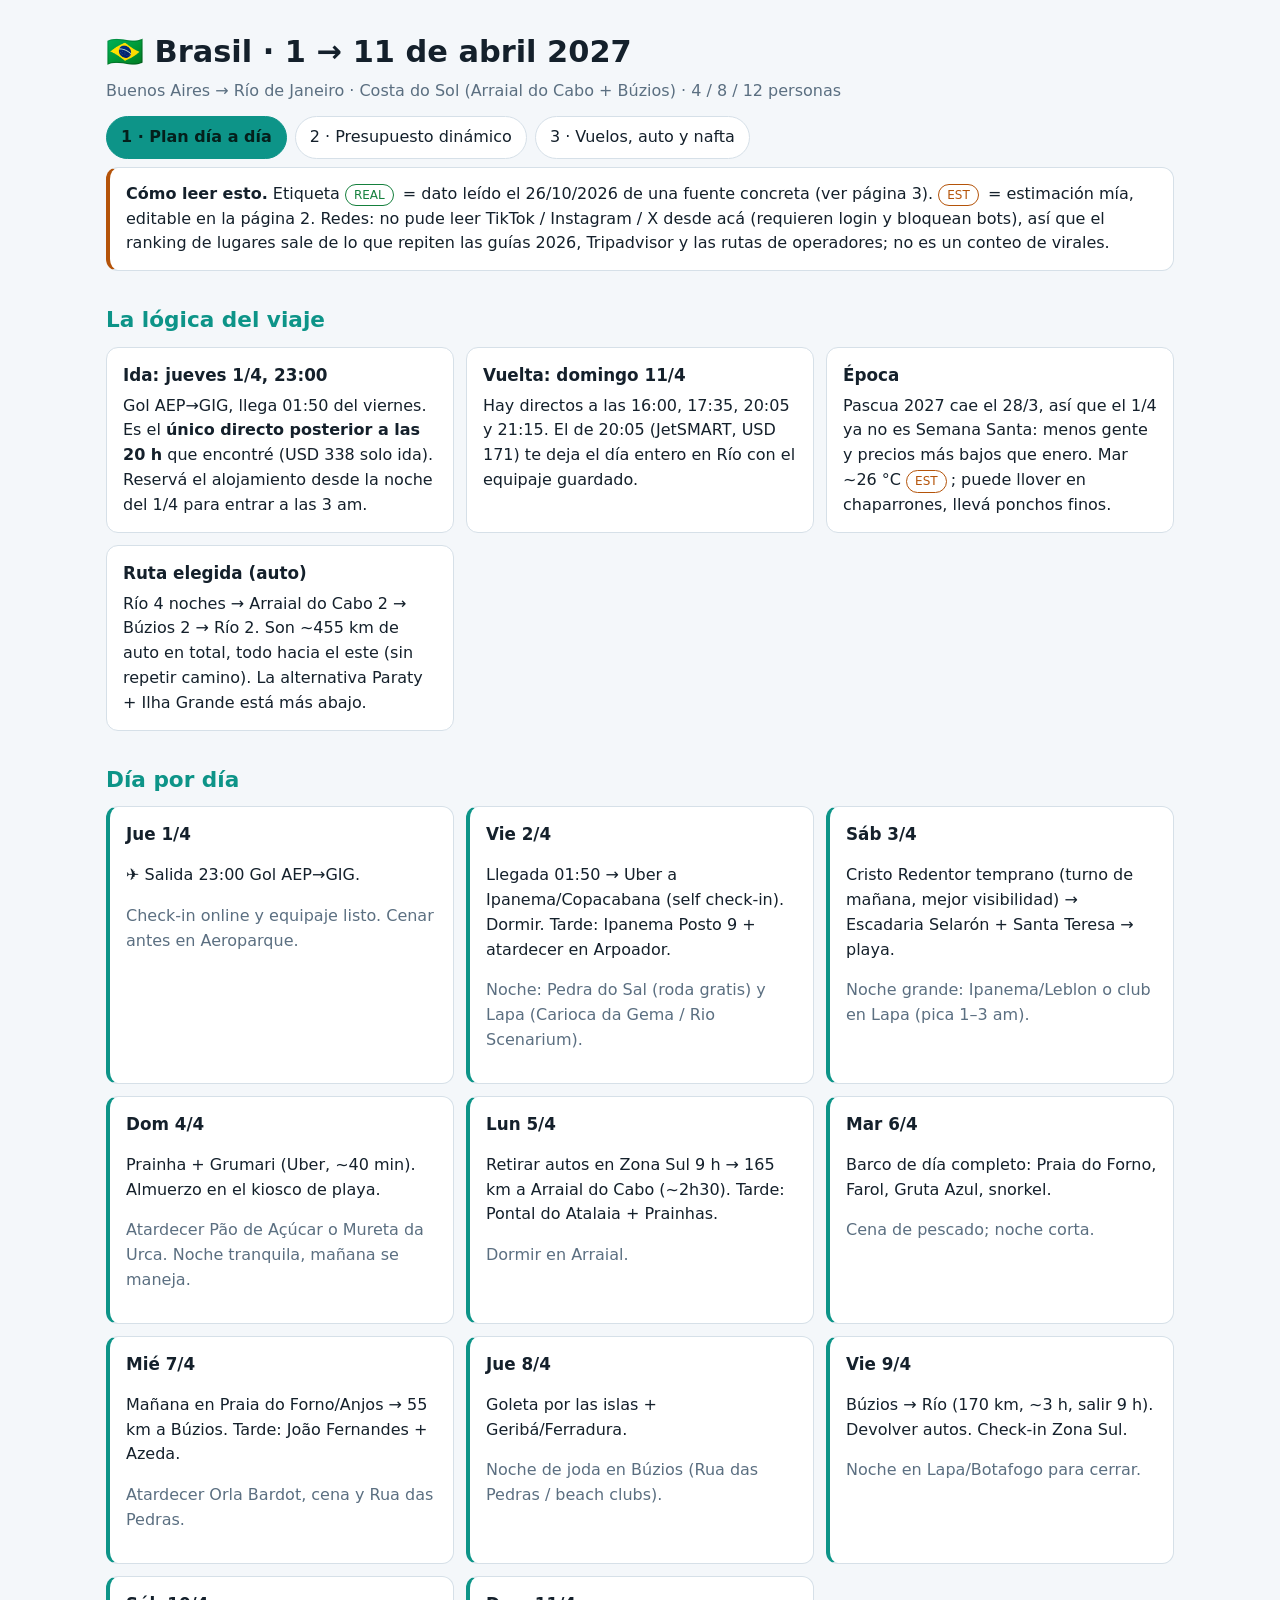
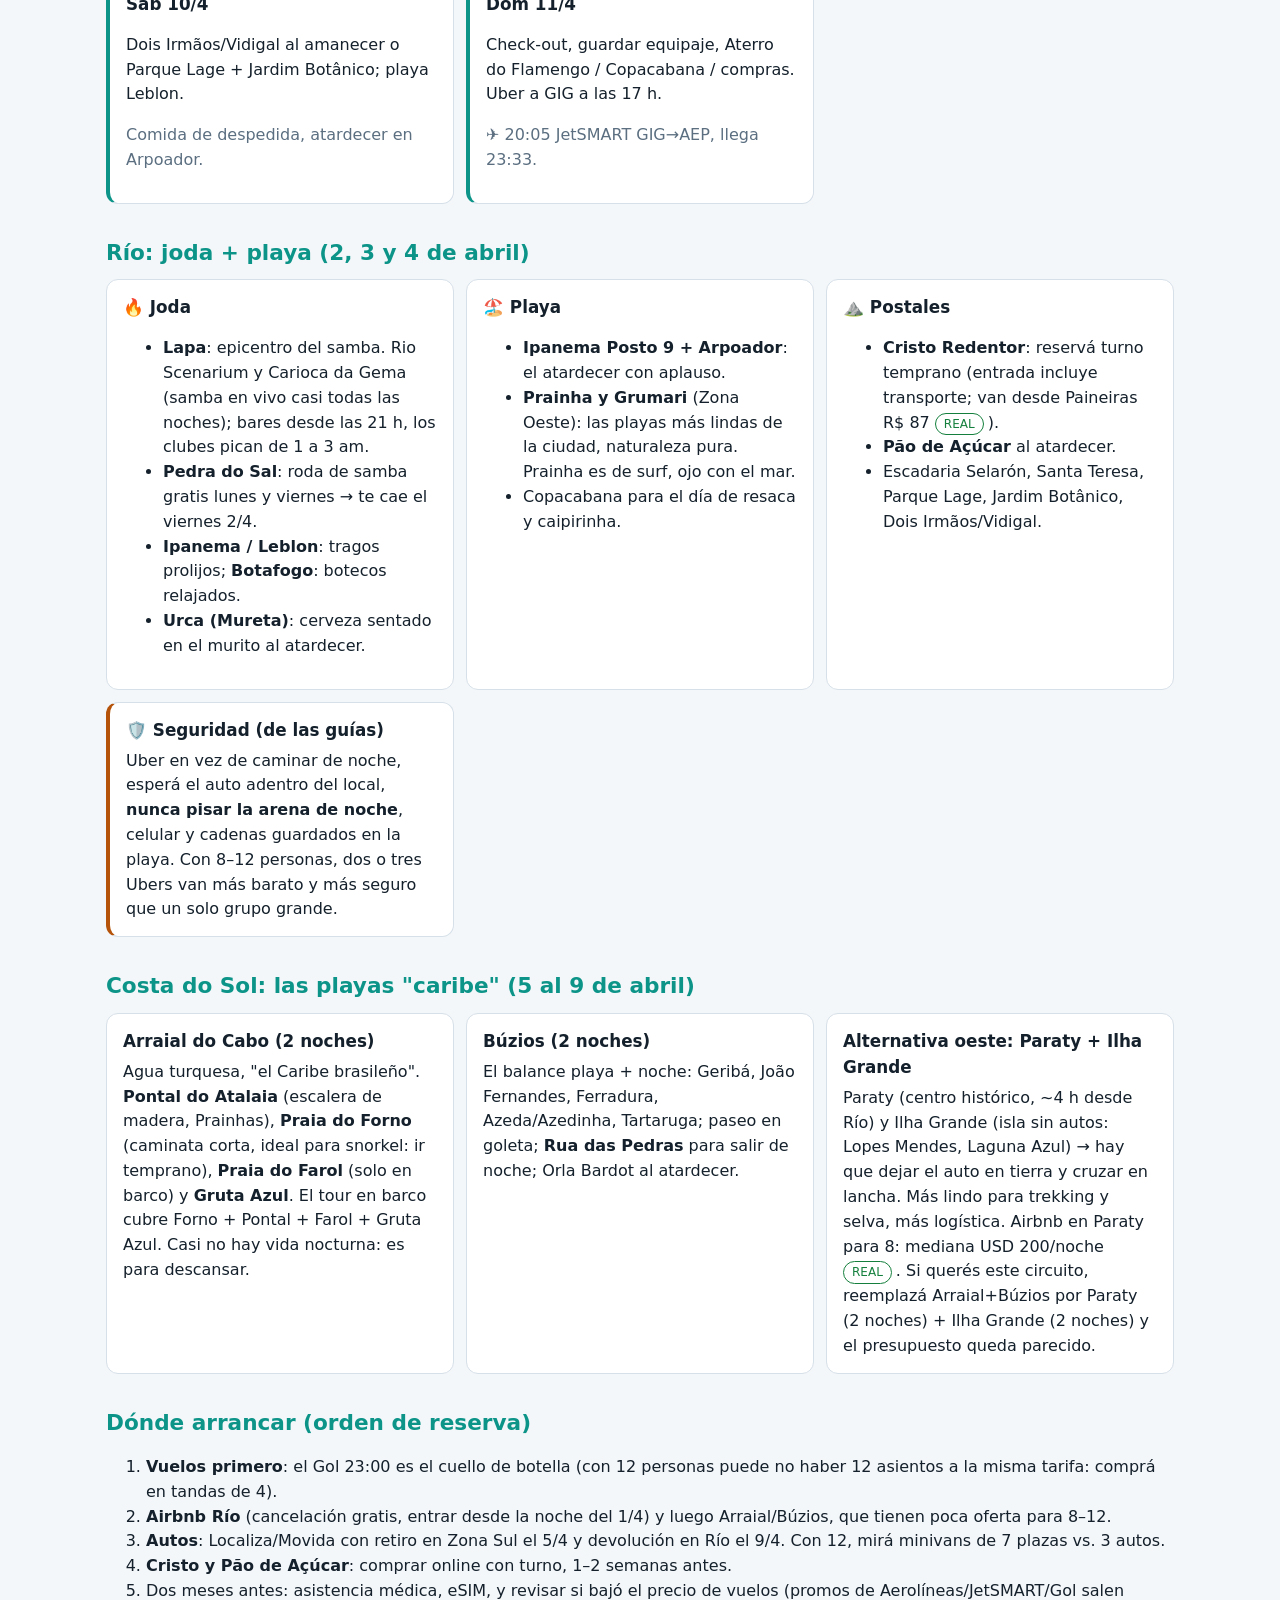
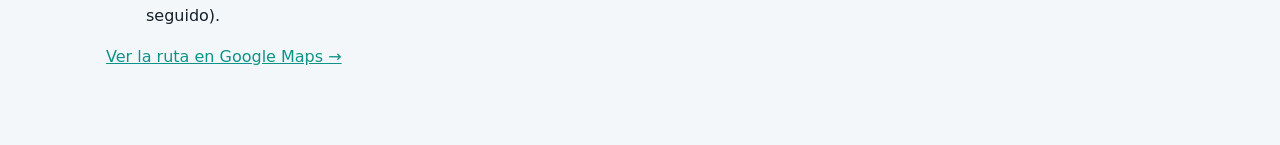
<file: v1/1-plan.html>
<!doctype html><html lang="es"><head><meta charset="utf-8"><meta name="viewport" content="width=device-width,initial-scale=1"><title>Brasil 01/04/2027 · Plan</title><link rel="stylesheet" href="style.css"></head><body>
<header><h1>🇧🇷 Brasil · 1 → 11 de abril 2027</h1><div class="mut">Buenos Aires → Río de Janeiro · Costa do Sol (Arraial do Cabo + Búzios) · 4 / 8 / 12 personas</div>
<nav><a class="on" href="1-plan.html">1 · Plan día a día</a><a href="2-presupuesto.html">2 · Presupuesto dinámico</a><a href="3-vuelos-logistica.html">3 · Vuelos, auto y nafta</a></nav></header>
<main>
<div class="card warn"><b>Cómo leer esto.</b> Etiqueta <span class="tag real">REAL</span> = dato leído el 26/10/2026 de una fuente concreta (ver página 3). <span class="tag est">EST</span> = estimación mía, editable en la página 2.
Redes: no pude leer TikTok / Instagram / X desde acá (requieren login y bloquean bots), así que el ranking de lugares sale de lo que repiten las guías 2026, Tripadvisor y las rutas de operadores; no es un conteo de virales.</div>

<h2>La lógica del viaje</h2>
<div class="grid">
<div class="card"><h3>Ida: jueves 1/4, 23:00</h3>Gol AEP→GIG, llega 01:50 del viernes. Es el <b>único directo posterior a las 20 h</b> que encontré (USD 338 solo ida). Reservá el alojamiento desde la noche del 1/4 para entrar a las 3 am.</div>
<div class="card"><h3>Vuelta: domingo 11/4</h3>Hay directos a las 16:00, 17:35, 20:05 y 21:15. El de 20:05 (JetSMART, USD 171) te deja el día entero en Río con el equipaje guardado.</div>
<div class="card"><h3>Época</h3>Pascua 2027 cae el 28/3, así que el 1/4 ya no es Semana Santa: menos gente y precios más bajos que enero. Mar ~26 °C <span class="tag est">EST</span>; puede llover en chaparrones, llevá ponchos finos.</div>
<div class="card"><h3>Ruta elegida (auto)</h3>Río 4 noches → Arraial do Cabo 2 → Búzios 2 → Río 2. Son ~455 km de auto en total, todo hacia el este (sin repetir camino). La alternativa Paraty + Ilha Grande está más abajo.</div>
</div>

<h2>Día por día</h2>
<div class="grid" id="days"></div>

<h2>Río: joda + playa (2, 3 y 4 de abril)</h2>
<div class="grid">
<div class="card"><h3>🔥 Joda</h3><ul><li><b>Lapa</b>: epicentro del samba. Rio Scenarium y Carioca da Gema (samba en vivo casi todas las noches); bares desde las 21 h, los clubes pican de 1 a 3 am.</li>
<li><b>Pedra do Sal</b>: roda de samba gratis lunes y viernes → te cae el viernes 2/4.</li><li><b>Ipanema / Leblon</b>: tragos prolijos; <b>Botafogo</b>: botecos relajados.</li><li><b>Urca (Mureta)</b>: cerveza sentado en el murito al atardecer.</li></ul></div>
<div class="card"><h3>🏖️ Playa</h3><ul><li><b>Ipanema Posto 9 + Arpoador</b>: el atardecer con aplauso.</li><li><b>Prainha y Grumari</b> (Zona Oeste): las playas más lindas de la ciudad, naturaleza pura. Prainha es de surf, ojo con el mar.</li><li>Copacabana para el día de resaca y caipirinha.</li></ul></div>
<div class="card"><h3>⛰️ Postales</h3><ul><li><b>Cristo Redentor</b>: reservá turno temprano (entrada incluye transporte; van desde Paineiras R$ 87 <span class="tag real">REAL</span>).</li><li><b>Pão de Açúcar</b> al atardecer.</li><li>Escadaria Selarón, Santa Teresa, Parque Lage, Jardim Botânico, Dois Irmãos/Vidigal.</li></ul></div>
<div class="card warn"><h3>🛡️ Seguridad (de las guías)</h3>Uber en vez de caminar de noche, esperá el auto adentro del local, <b>nunca pisar la arena de noche</b>, celular y cadenas guardados en la playa. Con 8–12 personas, dos o tres Ubers van más barato y más seguro que un solo grupo grande.</div>
</div>

<h2>Costa do Sol: las playas "caribe" (5 al 9 de abril)</h2>
<div class="grid">
<div class="card"><h3>Arraial do Cabo (2 noches)</h3>Agua turquesa, "el Caribe brasileño". <b>Pontal do Atalaia</b> (escalera de madera, Prainhas), <b>Praia do Forno</b> (caminata corta, ideal para snorkel: ir temprano), <b>Praia do Farol</b> (solo en barco) y <b>Gruta Azul</b>. El tour en barco cubre Forno + Pontal + Farol + Gruta Azul. Casi no hay vida nocturna: es para descansar.</div>
<div class="card"><h3>Búzios (2 noches)</h3>El balance playa + noche: Geribá, João Fernandes, Ferradura, Azeda/Azedinha, Tartaruga; paseo en goleta; <b>Rua das Pedras</b> para salir de noche; Orla Bardot al atardecer.</div>
<div class="card"><h3>Alternativa oeste: Paraty + Ilha Grande</h3>Paraty (centro histórico, ~4 h desde Río) y Ilha Grande (isla sin autos: Lopes Mendes, Laguna Azul) → hay que dejar el auto en tierra y cruzar en lancha. Más lindo para trekking y selva, más logística. Airbnb en Paraty para 8: mediana USD 200/noche <span class="tag real">REAL</span>. Si querés este circuito, reemplazá Arraial+Búzios por Paraty (2 noches) + Ilha Grande (2 noches) y el presupuesto queda parecido.</div>
</div>

<h2>Dónde arrancar (orden de reserva)</h2>
<ol>
<li><b>Vuelos primero</b>: el Gol 23:00 es el cuello de botella (con 12 personas puede no haber 12 asientos a la misma tarifa: comprá en tandas de 4).</li>
<li><b>Airbnb Río</b> (cancelación gratis, entrar desde la noche del 1/4) y luego Arraial/Búzios, que tienen poca oferta para 8–12.</li>
<li><b>Autos</b>: Localiza/Movida con retiro en Zona Sul el 5/4 y devolución en Río el 9/4. Con 12, mirá minivans de 7 plazas vs. 3 autos.</li>
<li><b>Cristo y Pão de Açúcar</b>: comprar online con turno, 1–2 semanas antes.</li>
<li>Dos meses antes: asistencia médica, eSIM, y revisar si bajó el precio de vuelos (promos de Aerolíneas/JetSMART/Gol salen seguido).</li>
</ol>
<p><a href="https://www.google.com/maps/dir/Copacabana,+Rio+de+Janeiro/Arraial+do+Cabo/Armação+dos+Búzios/Rio+de+Janeiro" target="_blank">Ver la ruta en Google Maps →</a></p>
</main>
<script>
const days=[
["Jue 1/4","✈️ Salida 23:00 Gol AEP→GIG.","Check-in online y equipaje listo. Cenar antes en Aeroparque."],
["Vie 2/4","Llegada 01:50 → Uber a Ipanema/Copacabana (self check-in). Dormir. Tarde: Ipanema Posto 9 + atardecer en Arpoador.","Noche: Pedra do Sal (roda gratis) y Lapa (Carioca da Gema / Rio Scenarium)."],
["Sáb 3/4","Cristo Redentor temprano (turno de mañana, mejor visibilidad) → Escadaria Selarón + Santa Teresa → playa.","Noche grande: Ipanema/Leblon o club en Lapa (pica 1–3 am)."],
["Dom 4/4","Prainha + Grumari (Uber, ~40 min). Almuerzo en el kiosco de playa.","Atardecer Pão de Açúcar o Mureta da Urca. Noche tranquila, mañana se maneja."],
["Lun 5/4","Retirar autos en Zona Sul 9 h → 165 km a Arraial do Cabo (~2h30). Tarde: Pontal do Atalaia + Prainhas.","Dormir en Arraial."],
["Mar 6/4","Barco de día completo: Praia do Forno, Farol, Gruta Azul, snorkel.","Cena de pescado; noche corta."],
["Mié 7/4","Mañana en Praia do Forno/Anjos → 55 km a Búzios. Tarde: João Fernandes + Azeda.","Atardecer Orla Bardot, cena y Rua das Pedras."],
["Jue 8/4","Goleta por las islas + Geribá/Ferradura.","Noche de joda en Búzios (Rua das Pedras / beach clubs)."],
["Vie 9/4","Búzios → Río (170 km, ~3 h, salir 9 h). Devolver autos. Check-in Zona Sul.","Noche en Lapa/Botafogo para cerrar."],
["Sáb 10/4","Dois Irmãos/Vidigal al amanecer o Parque Lage + Jardim Botânico; playa Leblon.","Comida de despedida, atardecer en Arpoador."],
["Dom 11/4","Check-out, guardar equipaje, Aterro do Flamengo / Copacabana / compras. Uber a GIG a las 17 h.","✈️ 20:05 JetSMART GIG→AEP, llega 23:33."],
];
document.getElementById("days").innerHTML=days.map(d=>`<div class="card day"><h3>${d[0]}</h3><p>${d[1]}</p><p class="mut">${d[2]}</p></div>`).join("");
</script></body></html>
</file>
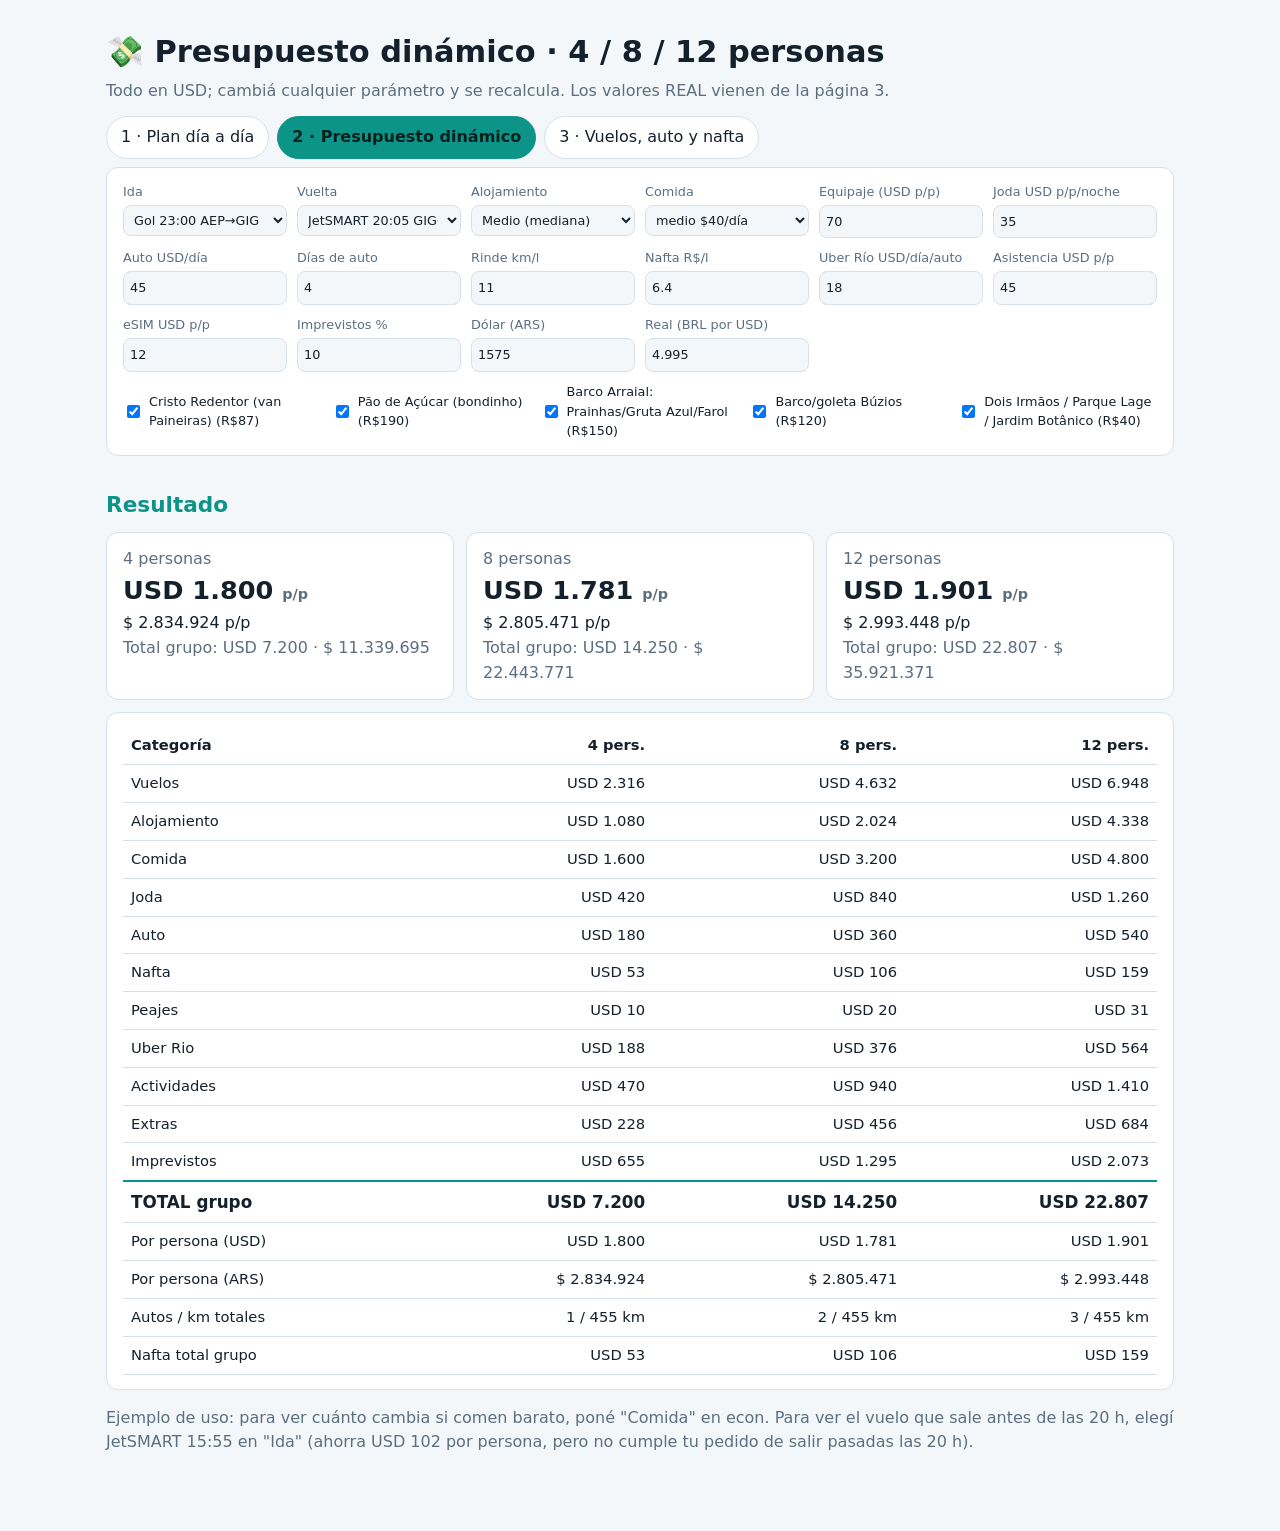
<file: v1/2-presupuesto.html>
<!doctype html><html lang="es"><head><meta charset="utf-8"><meta name="viewport" content="width=device-width,initial-scale=1"><title>Brasil 01/04/2027 · Presupuesto</title><link rel="stylesheet" href="style.css"></head><body>
<header><h1>💸 Presupuesto dinámico · 4 / 8 / 12 personas</h1><div class="mut">Todo en USD; cambiá cualquier parámetro y se recalcula. Los valores REAL vienen de la página 3.</div>
<nav><a href="1-plan.html">1 · Plan día a día</a><a class="on" href="2-presupuesto.html">2 · Presupuesto dinámico</a><a href="3-vuelos-logistica.html">3 · Vuelos, auto y nafta</a></nav></header>
<main>
<div class="card"><div class="ctrl" id="ctrl"></div><div id="acts" class="ctrl" style="margin-top:10px"></div></div>
<h2>Resultado</h2><div class="grid" id="kpi"></div>
<div class="card scroll" style="margin-top:12px"><table id="tb"></table></div>
<p class="mut">Ejemplo de uso: para ver cuánto cambia si comen barato, poné "Comida" en econ. Para ver el vuelo que sale antes de las 20 h, elegí JetSMART 15:55 en "Ida" (ahorra USD 102 por persona, pero no cumple tu pedido de salir pasadas las 20 h).</p>
</main>
<script src="data.js"></script>
<script>
const P=structuredClone(DEF), $=id=>document.getElementById(id);
const sel=(k,label,opts)=>`<label>${label}<select data-k="${k}">${opts.map(([v,t])=>`<option value="${v}" ${P[k]==v?"selected":""}>${t}</option>`).join("")}</select></label>`;
const num=(k,label,step=1)=>`<label>${label}<input type="number" step="${step}" data-k="${k}" value="${P[k]}"></label>`;
$("ctrl").innerHTML=sel("outId","Ida",D.out.map(o=>[o.id,`${o.label.split(" (")[0]} · $${o.usd}`]))+sel("retId","Vuelta",D.ret.map(o=>[o.id,`${o.label.split(" (")[0]} · $${o.usd}`]))
 +sel("lodg","Alojamiento",[["econ","Económico (p25)"],["med","Medio (mediana)"]])+sel("food","Comida",[["econ","econ $25/día"],["med","medio $40/día"],["alto","alto $60/día"]])
 +num("bag","Equipaje (USD p/p)")+num("night","Joda USD p/p/noche")+num("carDay","Auto USD/día")+num("carDays","Días de auto")+num("kml","Rinde km/l",.5)+num("fuel","Nafta R$/l",.1)
 +num("ubDay","Uber Río USD/día/auto")+num("seguro","Asistencia USD p/p")+num("sim","eSIM USD p/p")+num("cont","Imprevistos %")
 +`<label>Dólar (ARS)<input type="number" data-fx="ars" value="${D.fx.ars}"></label><label>Real (BRL por USD)<input type="number" step=".01" data-fx="brl" value="${D.fx.brl}"></label>`;
$("acts").innerHTML=D.acts.map(a=>`<label class="chk"><input type="checkbox" data-a="${a.id}" ${P.acts[a.id]?"checked":""}>${a.label} (R$${a.brl})</label>`).join("");
document.addEventListener("input",e=>{const t=e.target;
 if(t.dataset.k){P[t.dataset.k]=t.type=="number"?+t.value:t.value}else if(t.dataset.fx)D.fx[t.dataset.fx]=+t.value;else if(t.dataset.a)P.acts[t.dataset.a]=t.checked;render()});
function render(){
 const R=D.groups.map(n=>calc(n,P)), cats=[...new Set(R[0].L.map(x=>x.cat))];
 $("kpi").innerHTML=D.groups.map((n,i)=>`<div class="card"><div class="mut">${n} personas</div><div class="big">${usd(R[i].total/n)} <span class="mut" style="font-size:.9rem">p/p</span></div><div>${ars(R[i].total/n)} p/p</div><div class="mut">Total grupo: ${usd(R[i].total)} · ${ars(R[i].total)}</div></div>`).join("");
 const row=(c,f)=>`<tr><td>${c}</td>${R.map((r,i)=>`<td class="n">${f(r,i)}</td>`).join("")}</tr>`;
 $("tb").innerHTML=`<tr><th>Categoría</th>${D.groups.map(n=>`<th class="n">${n} pers.</th>`).join("")}</tr>`
  +cats.map(c=>row(c,r=>usd(r.L.filter(x=>x.cat==c).reduce((s,x)=>s+x.usd,0)))).join("")
  +`<tr class="tot"><td>TOTAL grupo</td>${R.map(r=>`<td class="n">${usd(r.total)}</td>`).join("")}</tr>`
  +row("Por persona (USD)",(r,i)=>usd(r.total/D.groups[i]))+row("Por persona (ARS)",(r,i)=>ars(r.total/D.groups[i]))
  +row("Autos / km totales",r=>`${r.cars} / ${r.km} km`)+row("Nafta total grupo",r=>usd(r.L.find(x=>x.cat=="Nafta").usd));
}
render();
</script></body></html>
</file>
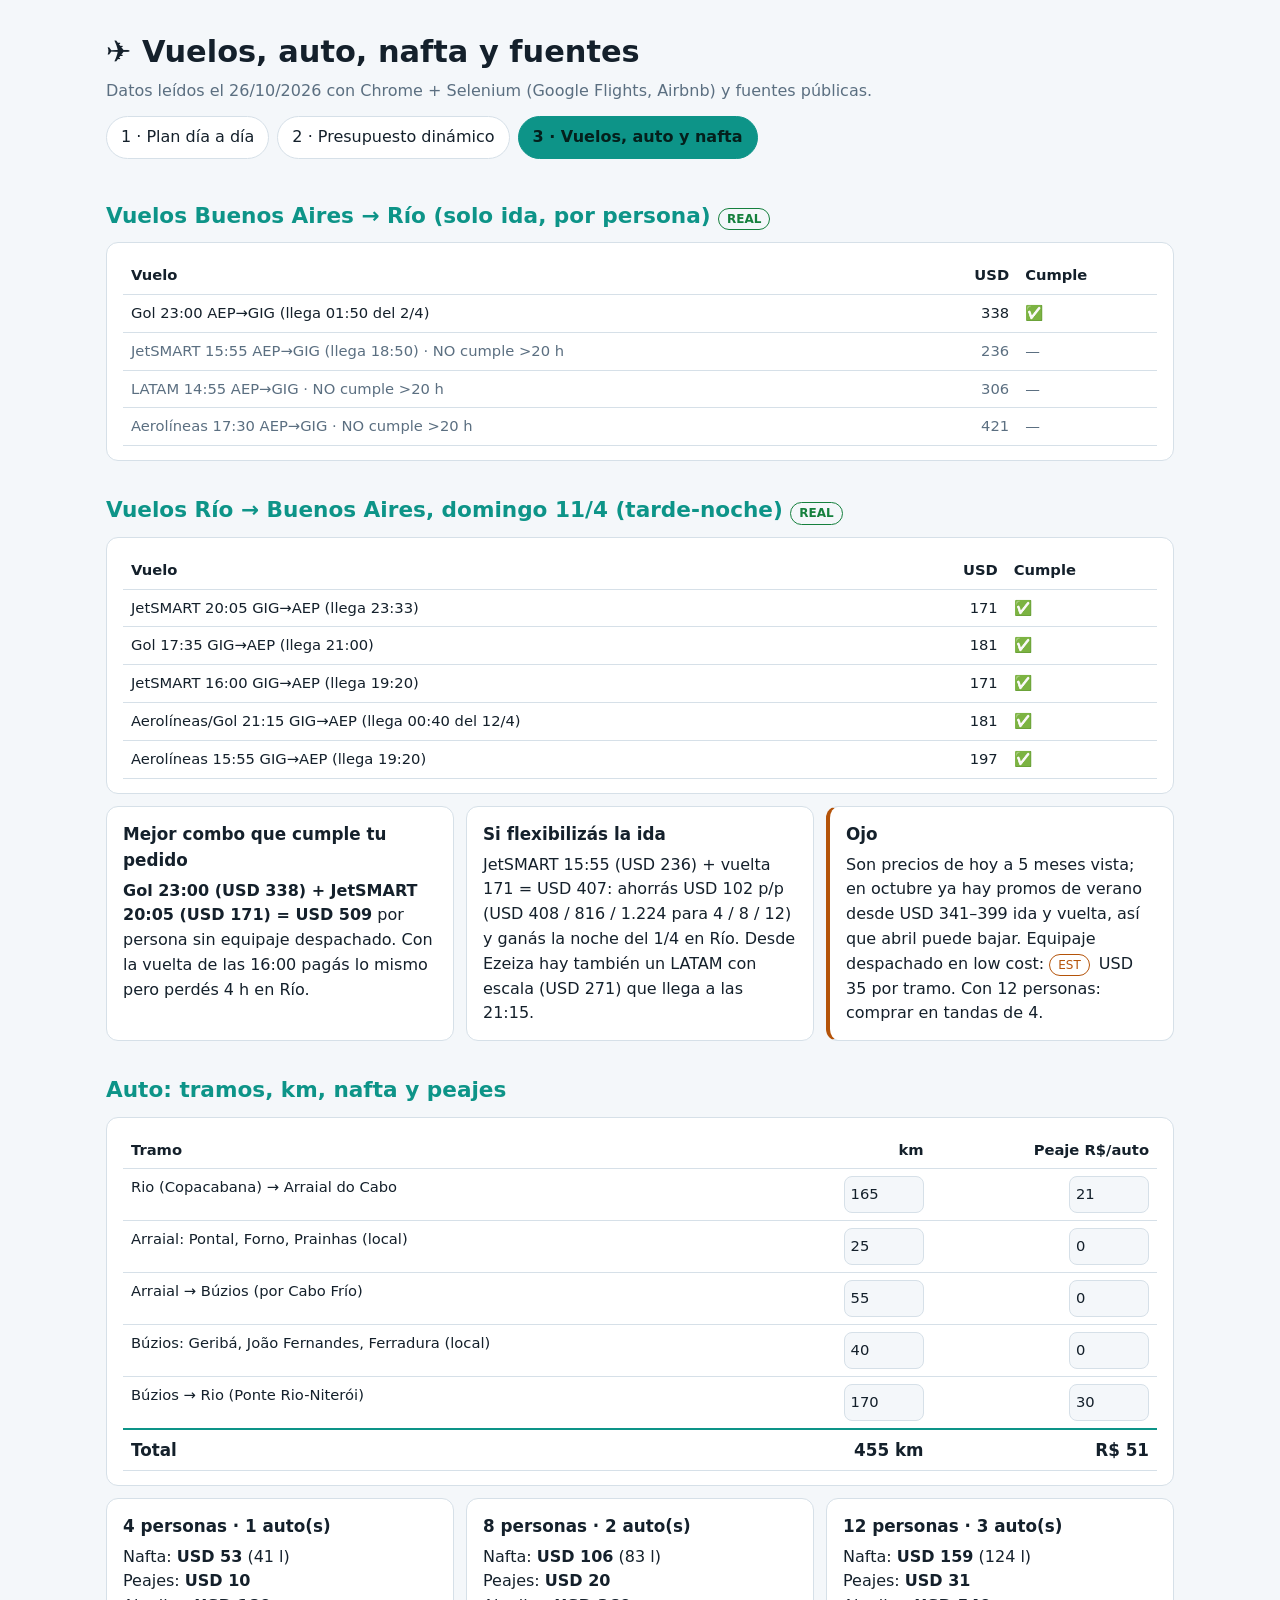
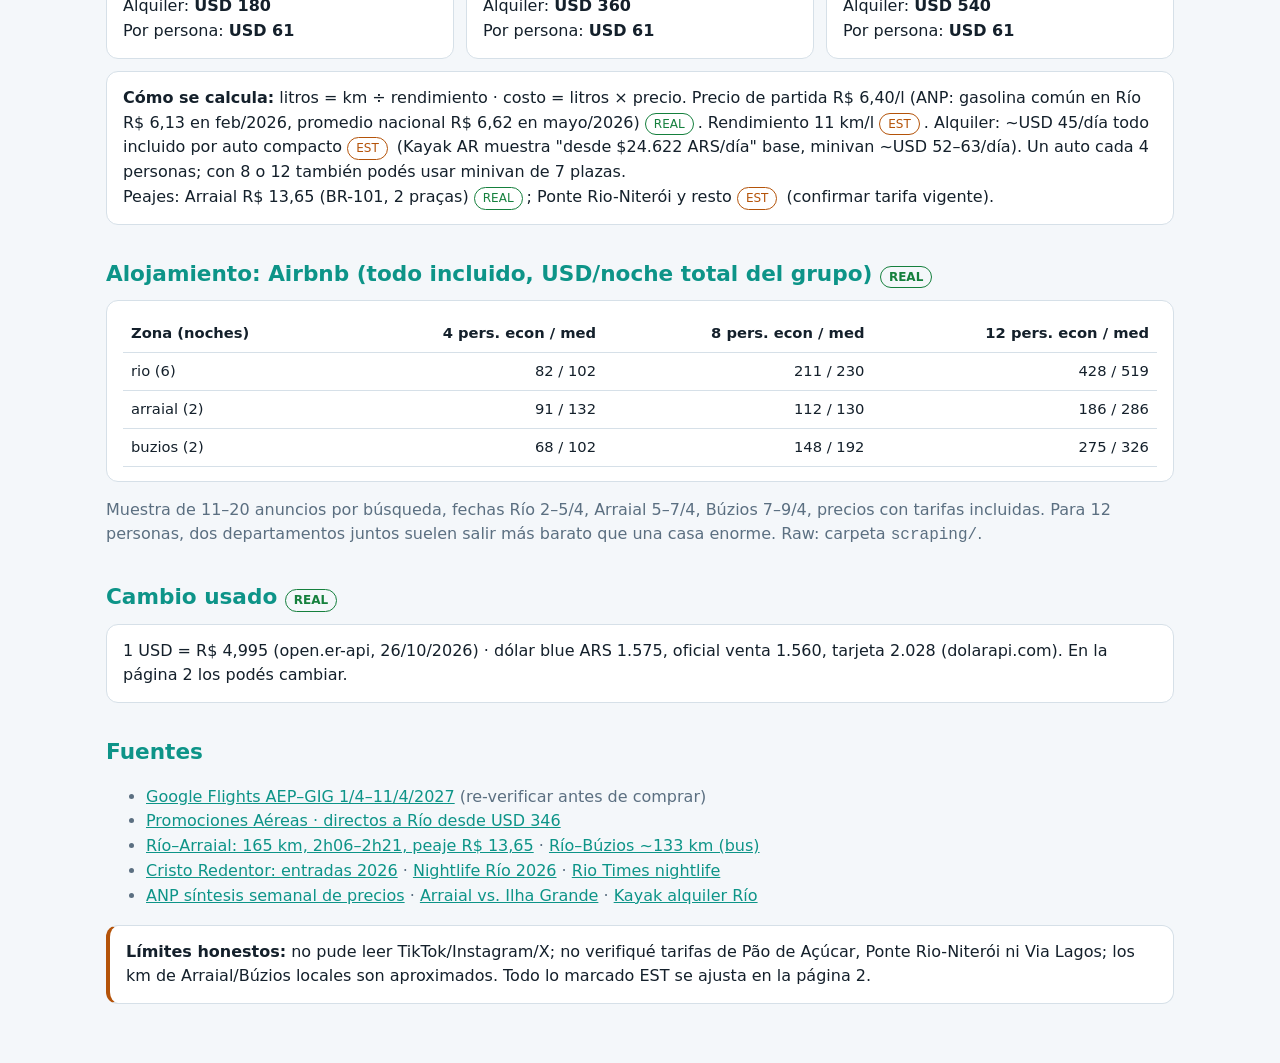
<file: v1/3-vuelos-logistica.html>
<!doctype html><html lang="es"><head><meta charset="utf-8"><meta name="viewport" content="width=device-width,initial-scale=1"><title>Brasil 01/04/2027 · Vuelos y logística</title><link rel="stylesheet" href="style.css"></head><body>
<header><h1>✈️ Vuelos, auto, nafta y fuentes</h1><div class="mut">Datos leídos el 26/10/2026 con Chrome + Selenium (Google Flights, Airbnb) y fuentes públicas.</div>
<nav><a href="1-plan.html">1 · Plan día a día</a><a href="2-presupuesto.html">2 · Presupuesto dinámico</a><a class="on" href="3-vuelos-logistica.html">3 · Vuelos, auto y nafta</a></nav></header>
<main>
<h2>Vuelos Buenos Aires → Río (solo ida, por persona) <span class="tag real">REAL</span></h2>
<div class="card scroll"><table id="out"></table></div>
<h2>Vuelos Río → Buenos Aires, domingo 11/4 (tarde-noche) <span class="tag real">REAL</span></h2>
<div class="card scroll"><table id="ret"></table></div>
<div class="grid" style="margin-top:12px">
<div class="card"><h3>Mejor combo que cumple tu pedido</h3><b>Gol 23:00 (USD 338) + JetSMART 20:05 (USD 171) = USD 509</b> por persona sin equipaje despachado. Con la vuelta de las 16:00 pagás lo mismo pero perdés 4 h en Río.</div>
<div class="card"><h3>Si flexibilizás la ida</h3>JetSMART 15:55 (USD 236) + vuelta 171 = USD 407: ahorrás USD 102 p/p (USD 408 / 816 / 1.224 para 4 / 8 / 12) y ganás la noche del 1/4 en Río. Desde Ezeiza hay también un LATAM con escala (USD 271) que llega a las 21:15.</div>
<div class="card warn"><h3>Ojo</h3>Son precios de hoy a 5 meses vista; en octubre ya hay promos de verano desde USD 341–399 ida y vuelta, así que abril puede bajar. Equipaje despachado en low cost: <span class="tag est">EST</span> USD 35 por tramo. Con 12 personas: comprar en tandas de 4.</div>
</div>

<h2>Auto: tramos, km, nafta y peajes</h2>
<div class="card scroll"><table id="legs"></table></div>
<div class="grid" style="margin-top:12px" id="fuel"></div>
<div class="card" style="margin-top:12px"><b>Cómo se calcula:</b> litros = km ÷ rendimiento · costo = litros × precio. Precio de partida R$ 6,40/l (ANP: gasolina común en Río R$ 6,13 en feb/2026, promedio nacional R$ 6,62 en mayo/2026) <span class="tag real">REAL</span>. Rendimiento 11 km/l <span class="tag est">EST</span>. Alquiler: ~USD 45/día todo incluido por auto compacto <span class="tag est">EST</span> (Kayak AR muestra "desde $24.622 ARS/día" base, minivan ~USD 52–63/día). Un auto cada 4 personas; con 8 o 12 también podés usar minivan de 7 plazas.<br>
Peajes: Arraial R$ 13,65 (BR-101, 2 praças) <span class="tag real">REAL</span>; Ponte Rio-Niterói y resto <span class="tag est">EST</span> (confirmar tarifa vigente).</div>

<h2>Alojamiento: Airbnb (todo incluido, USD/noche total del grupo) <span class="tag real">REAL</span></h2>
<div class="card scroll"><table id="lod"></table></div>
<p class="mut">Muestra de 11–20 anuncios por búsqueda, fechas Río 2–5/4, Arraial 5–7/4, Búzios 7–9/4, precios con tarifas incluidas. Para 12 personas, dos departamentos juntos suelen salir más barato que una casa enorme. Raw: carpeta <code>scraping/</code>.</p>

<h2>Cambio usado <span class="tag real">REAL</span></h2>
<div class="card">1 USD = R$ 4,995 (open.er-api, 26/10/2026) · dólar blue ARS 1.575, oficial venta 1.560, tarjeta 2.028 (dolarapi.com). En la página 2 los podés cambiar.</div>

<h2>Fuentes</h2>
<ul class="mut">
<li><a href="https://www.google.com/travel/flights?q=Flights%20from%20AEP%20to%20GIG%20on%202027-04-01%20through%202027-04-11&curr=USD&hl=es-419&gl=AR">Google Flights AEP–GIG 1/4–11/4/2027</a> (re-verificar antes de comprar)</li>
<li><a href="https://promociones-aereas.com.ar/2026/10/arranca-el-verano-en-brasil-vuelos-directos-a-rio-de-janeiro-desde-buenos-aires-gol-jetsmart-rt-p.html">Promociones Aéreas · directos a Río desde USD 346</a></li>
<li><a href="https://valorfinal.com.br/tempo-de-viagem/rio-de-janeiro-para-arraial-do-cabo">Río–Arraial: 165 km, 2h06–2h21, peaje R$ 13,65</a> · <a href="https://www.bookaway.com/suppliers/1001">Río–Búzios ~133 km (bus)</a></li>
<li><a href="https://www.viajenaviagem.com/destino/rio-de-janeiro/cristo-redentor">Cristo Redentor: entradas 2026</a> · <a href="https://planrio.com/nightlife">Nightlife Río 2026</a> · <a href="https://www.riotimesonline.com/rio-de-janeiro-nightlife-guide-2026/">Rio Times nightlife</a></li>
<li><a href="https://www.gov.br/anp/pt-br/assuntos/precos-e-defesa-da-concorrencia/precos/arq-sintese-semanal/2026/sintese-precos-22.pdf">ANP síntesis semanal de precios</a> · <a href="https://www.em.com.br/emfoco/2026/01/22/arraial-do-cabo-ou-ilha-grande-qual-o-melhor-destino-para-suas-ferias-no-verao-2026/">Arraial vs. Ilha Grande</a> · <a href="https://www.es.kayak.com/Rio-de-Janeiro-Brasil-Coches-de-alquiler.78.crr.html">Kayak alquiler Río</a></li>
</ul>
<div class="card warn"><b>Límites honestos:</b> no pude leer TikTok/Instagram/X; no verifiqué tarifas de Pão de Açúcar, Ponte Rio-Niterói ni Via Lagos; los km de Arraial/Búzios locales son aproximados. Todo lo marcado EST se ajusta en la página 2.</div>
</main>
<script src="data.js"></script>
<script>
const $=id=>document.getElementById(id), P=structuredClone(DEF);
const flt=(t,list)=>`<tr><th>Vuelo</th><th class="n">USD</th><th>Cumple</th></tr>`+list.map(o=>`<tr class="${o.ok?"":"bad"}"><td>${o.label}</td><td class="n">${o.usd}</td><td>${o.ok?"✅":"—"}</td></tr>`).join("");
$("out").innerHTML=flt("out",D.out);$("ret").innerHTML=flt("ret",D.ret);
$("lod").innerHTML=`<tr><th>Zona (noches)</th>${D.groups.map(n=>`<th class="n">${n} pers. econ / med</th>`).join("")}</tr>`
 +Object.keys(D.lodging).map(k=>`<tr><td>${k} (${D.nights[k]})</td>${D.groups.map(n=>`<td class="n">${D.lodging[k][n].econ} / ${D.lodging[k][n].med}</td>`).join("")}</tr>`).join("");
function render(){
 $("legs").innerHTML=`<tr><th>Tramo</th><th class="n">km</th><th class="n">Peaje R$/auto</th></tr>`+D.legs.map((l,i)=>`<tr><td>${l.name}</td><td class="n"><input style="width:80px" type="number" data-i="${i}" data-j="0" value="${P.legs[i][0]}"></td><td class="n"><input style="width:80px" type="number" data-i="${i}" data-j="1" value="${P.legs[i][1]}"></td></tr>`).join("")
  +`<tr class="tot"><td>Total</td><td class="n">${P.legs.reduce((s,l)=>s+l[0],0)} km</td><td class="n">R$ ${P.legs.reduce((s,l)=>s+l[1],0)}</td></tr>`;
 $("fuel").innerHTML=D.groups.map(n=>{const r=calc(n,P),g=x=>r.L.find(l=>l.cat==x).usd;
  return `<div class="card"><h3>${n} personas · ${r.cars} auto(s)</h3>Nafta: <b>${usd(g("Nafta"))}</b> (${(r.km/P.kml*r.cars).toFixed(0)} l)<br>Peajes: <b>${usd(g("Peajes"))}</b><br>Alquiler: <b>${usd(g("Auto"))}</b><br>Por persona: <b>${usd((g("Nafta")+g("Peajes")+g("Auto"))/n)}</b></div>`}).join("");
 document.querySelectorAll("#legs input").forEach(e=>e.oninput=()=>{P.legs[e.dataset.i][e.dataset.j]=+e.value;const f=document.activeElement.dataset;render();document.querySelector(`#legs input[data-i="${f.i}"][data-j="${f.j}"]`)?.focus()});
}
render();
</script></body></html>
</file>
<file: v1/style.css>
:root{--bg:#0f1720;--card:#18232f;--fg:#e8eef4;--mut:#8fa3b5;--acc:#2dd4bf;--acc2:#fbbf24;--bad:#f87171;--ok:#4ade80;--bd:#27384a}
@media (prefers-color-scheme:light){:root{--bg:#f4f7fa;--card:#fff;--fg:#14202b;--mut:#5b6f81;--acc:#0d9488;--acc2:#b45309;--bad:#dc2626;--ok:#15803d;--bd:#d6e0e8}}
*{box-sizing:border-box}body{margin:0;background:var(--bg);color:var(--fg);font:16px/1.55 system-ui,Segoe UI,sans-serif}
header{padding:28px 16px 8px;max-width:1100px;margin:auto}h1{margin:0 0 4px;font-size:1.9rem}h2{margin:32px 0 10px;font-size:1.35rem;color:var(--acc)}h3{margin:0 0 6px;font-size:1.05rem}
nav{display:flex;gap:8px;flex-wrap:wrap;margin-top:12px}nav a{padding:8px 14px;border:1px solid var(--bd);border-radius:999px;color:var(--fg);text-decoration:none;background:var(--card)}nav a.on{background:var(--acc);color:#04201c;border-color:var(--acc);font-weight:600}
main{max-width:1100px;margin:auto;padding:0 16px 60px}.mut{color:var(--mut)}.grid{display:grid;gap:12px;grid-template-columns:repeat(auto-fit,minmax(260px,1fr))}
.card{background:var(--card);border:1px solid var(--bd);border-radius:12px;padding:14px 16px}.day{border-left:4px solid var(--acc)}
.tag{display:inline-block;font-size:.75rem;padding:1px 8px;border-radius:999px;border:1px solid var(--bd);color:var(--mut);margin-right:4px}.real{color:var(--ok);border-color:var(--ok)}.est{color:var(--acc2);border-color:var(--acc2)}
table{width:100%;border-collapse:collapse;font-size:.92rem}th,td{padding:7px 8px;border-bottom:1px solid var(--bd);text-align:left;vertical-align:top}td.n,th.n{text-align:right;white-space:nowrap}
tr.tot td{font-weight:700;font-size:1.05rem;border-top:2px solid var(--acc)}tr.bad td{color:var(--mut)}.scroll{overflow-x:auto}
label{display:flex;flex-direction:column;font-size:.8rem;color:var(--mut);gap:3px}input,select{font:inherit;padding:6px;border-radius:8px;border:1px solid var(--bd);background:var(--bg);color:var(--fg)}
.ctrl{display:grid;gap:10px;grid-template-columns:repeat(auto-fit,minmax(150px,1fr))}.chk{flex-direction:row;align-items:center;gap:6px;color:var(--fg)}
.warn{border-left:4px solid var(--acc2)}a{color:var(--acc)}.big{font-size:1.6rem;font-weight:700}
@media(max-width:600px){h1{font-size:1.5rem}}
</file>
